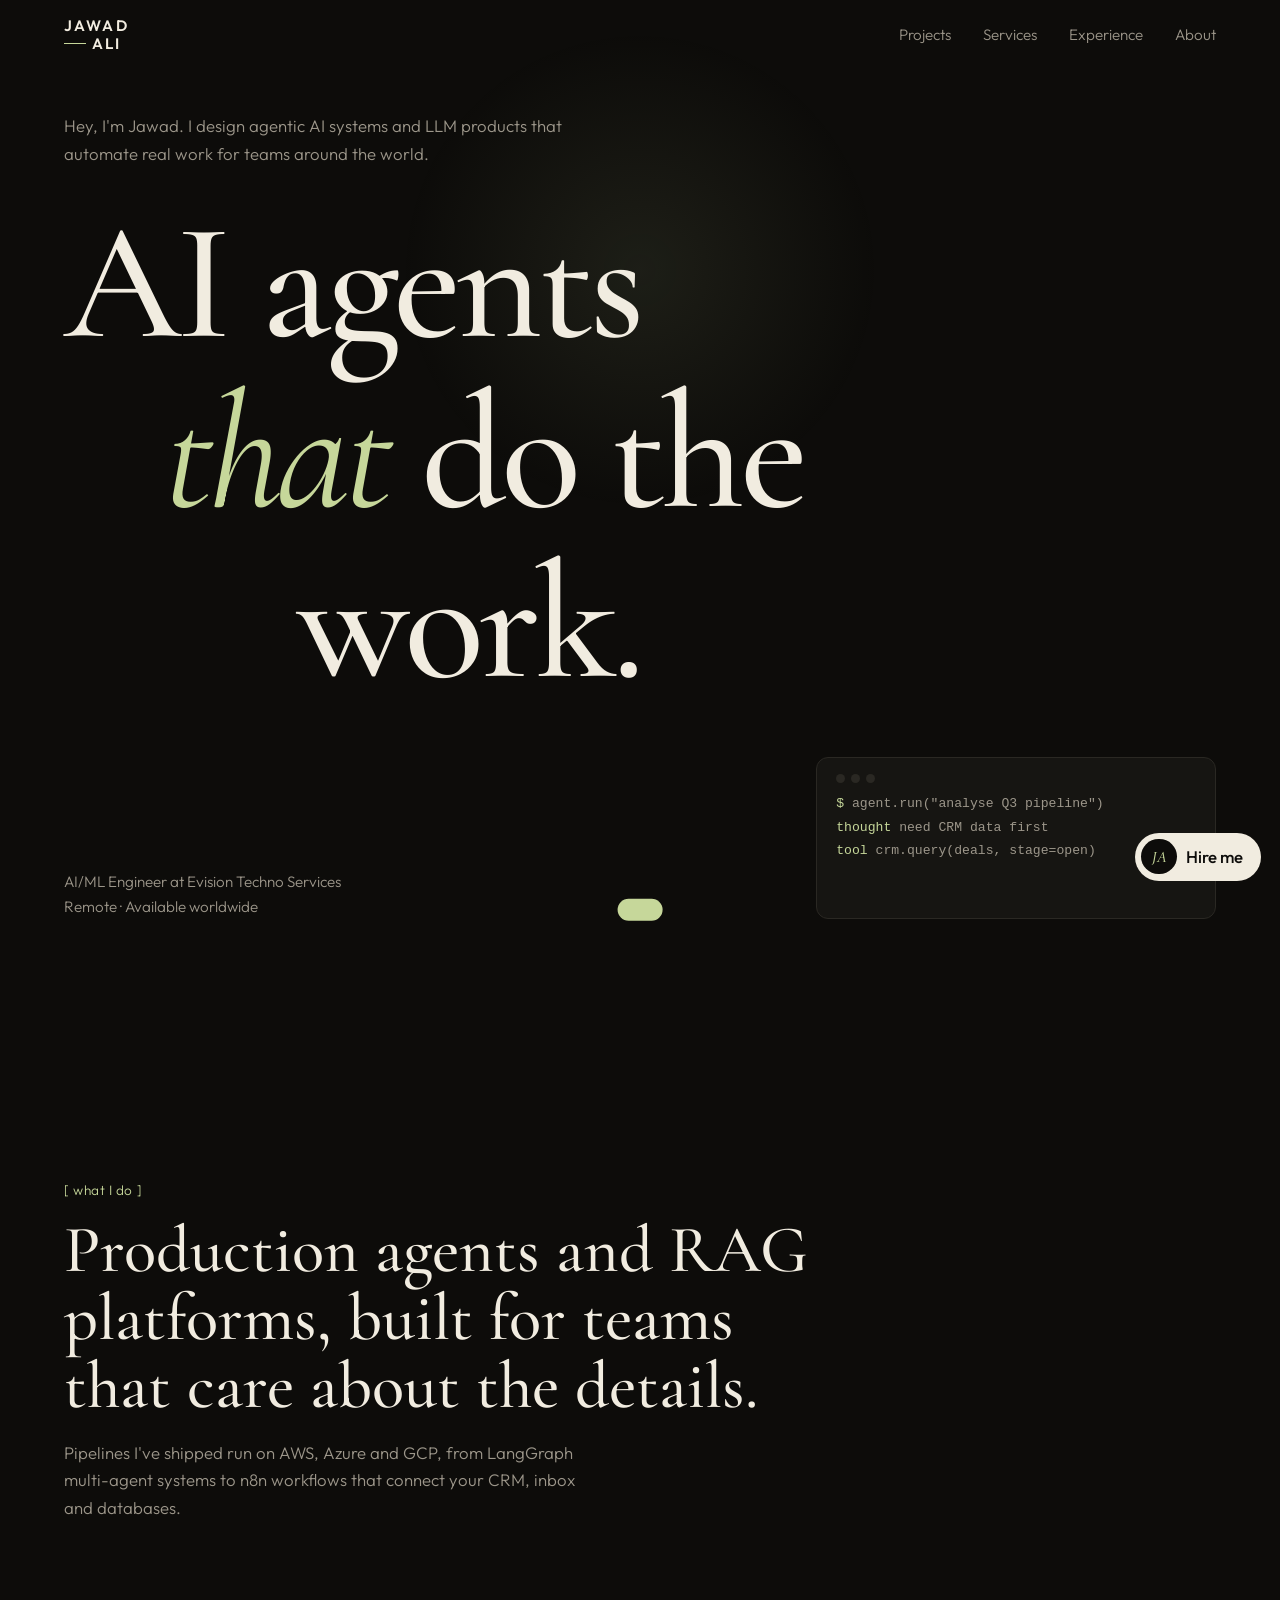
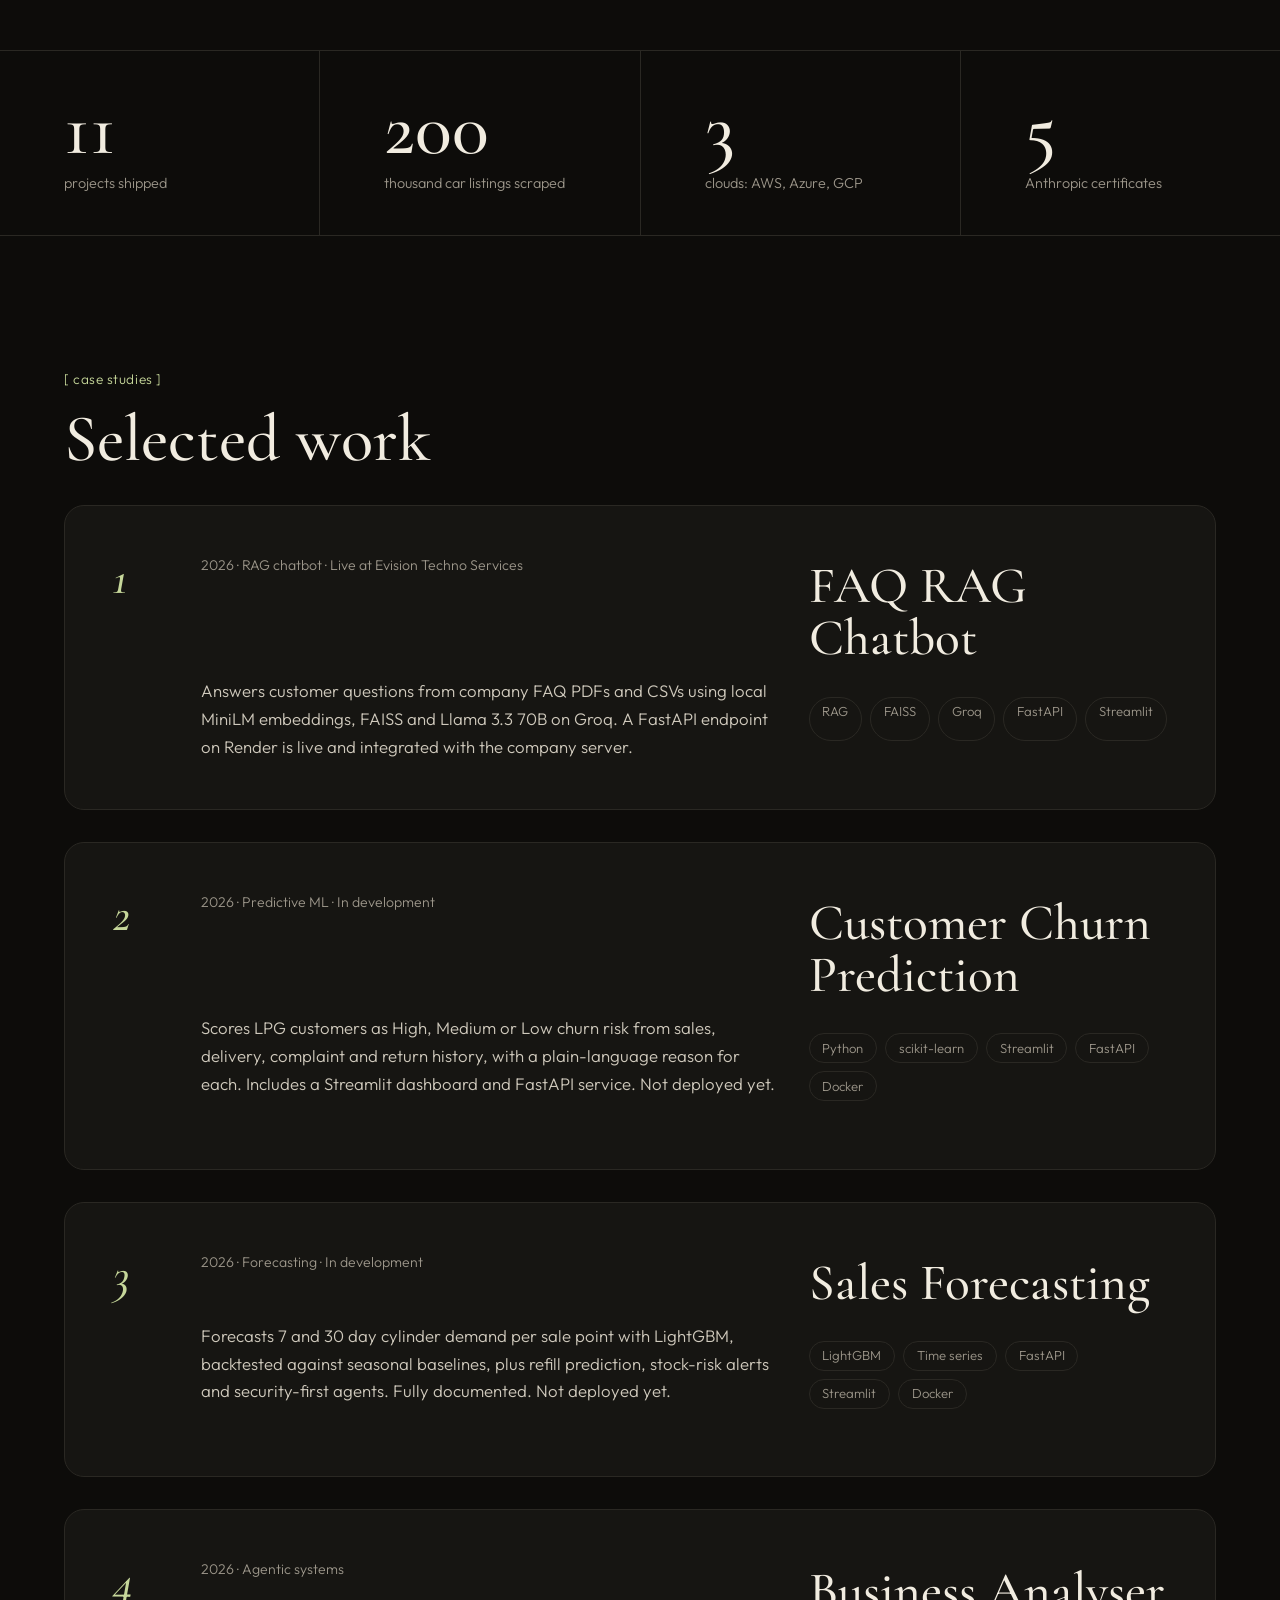
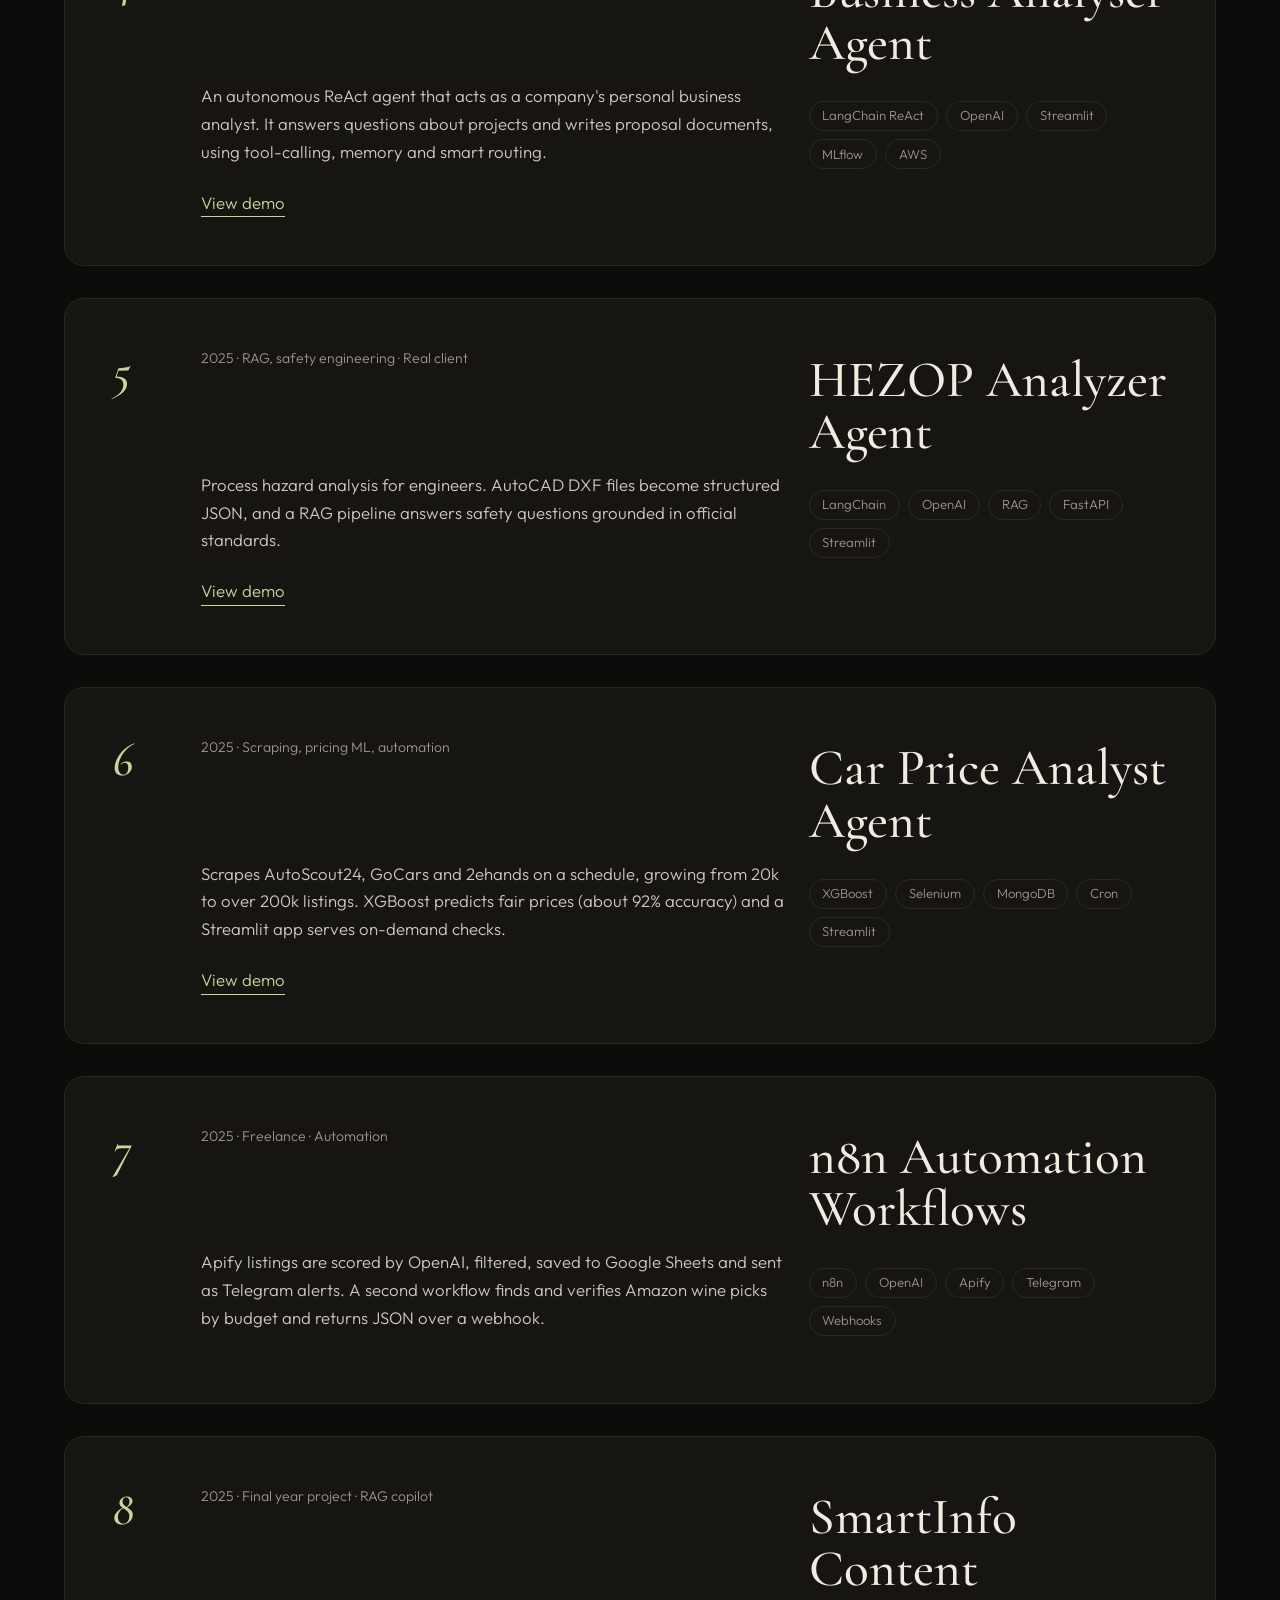
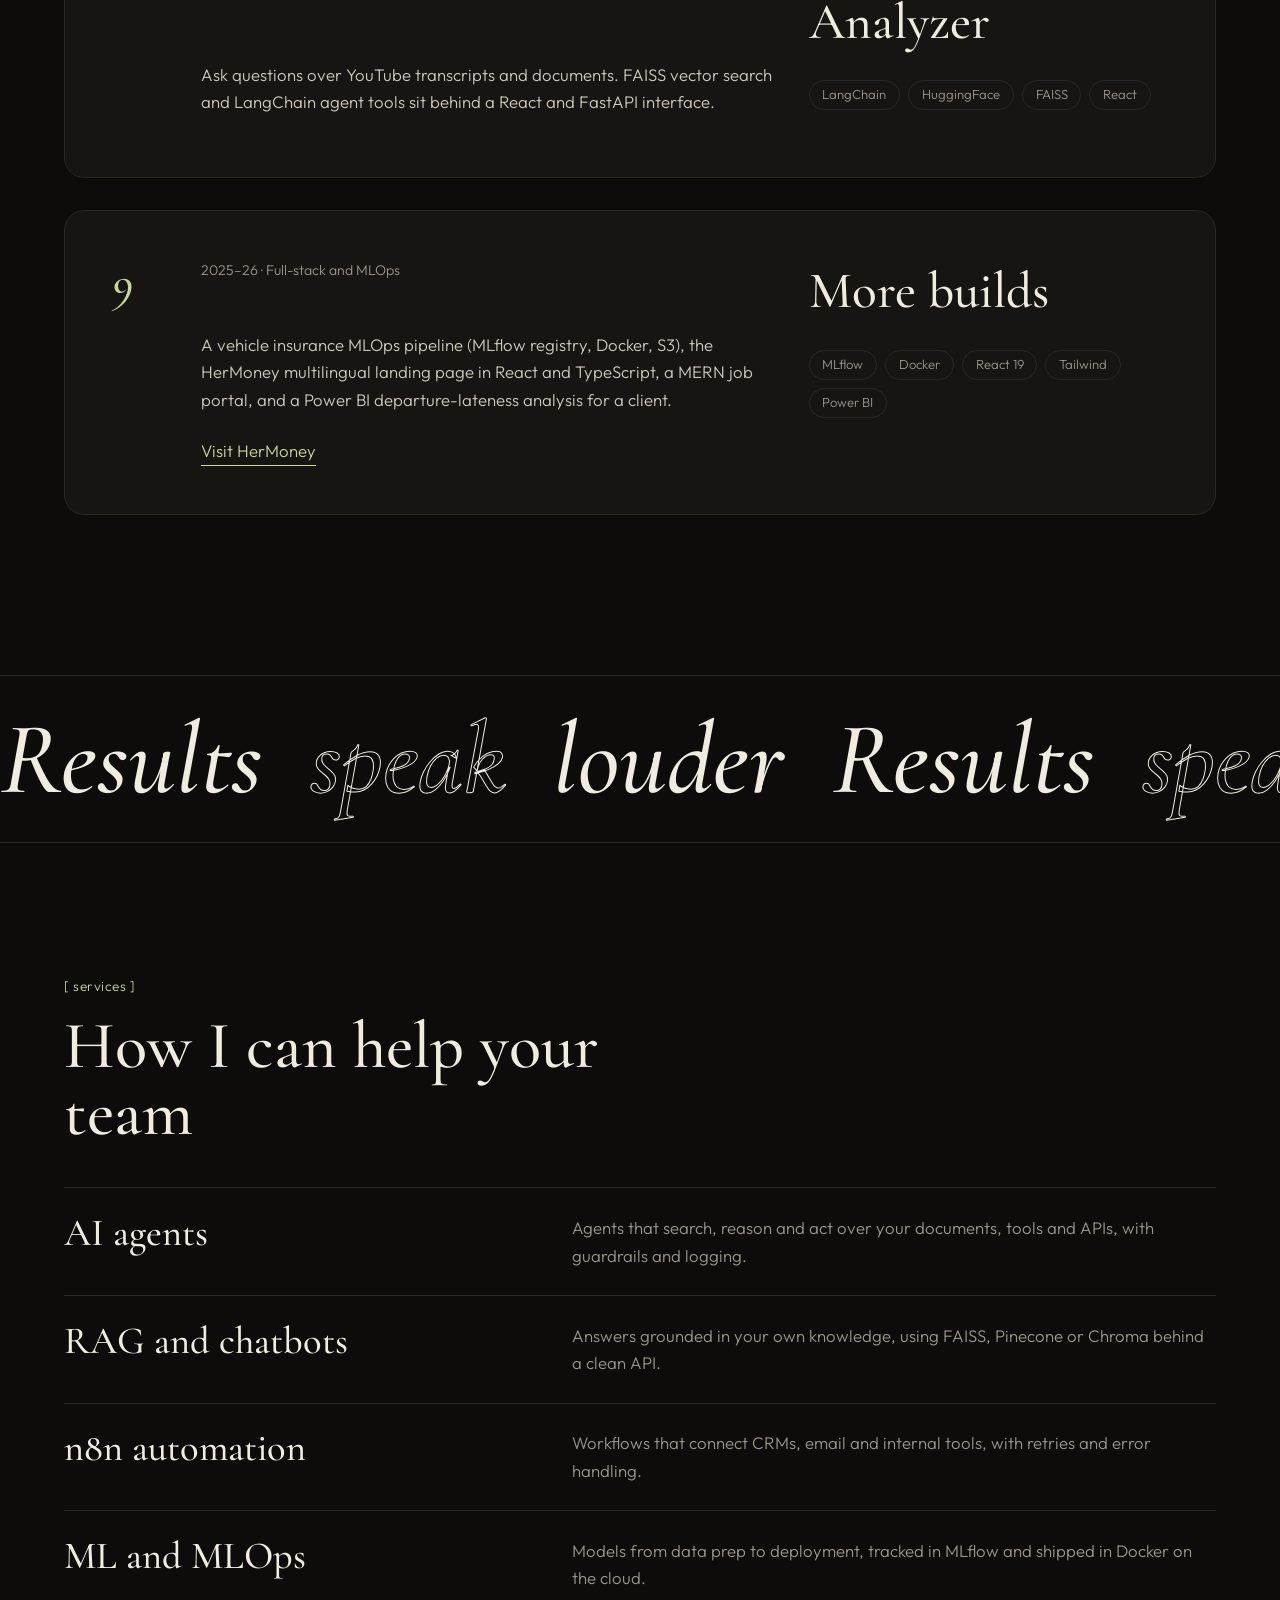
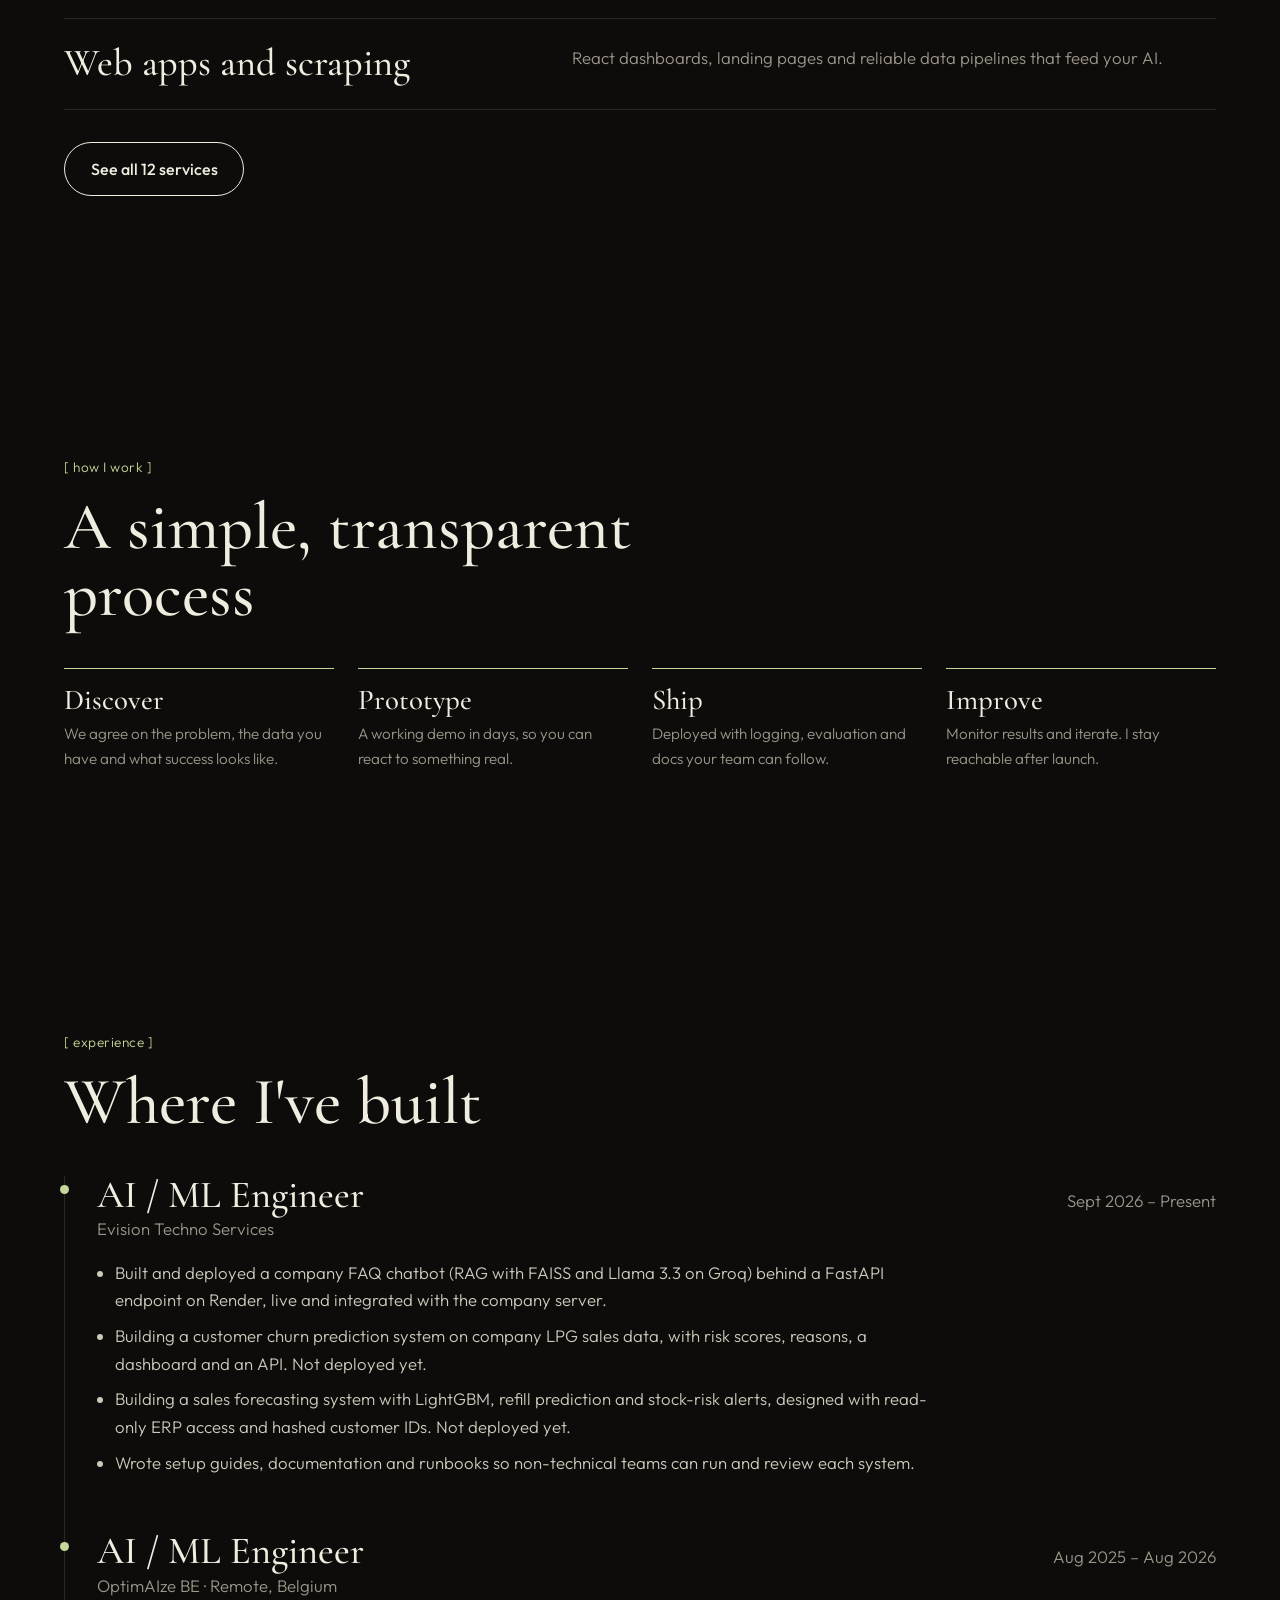
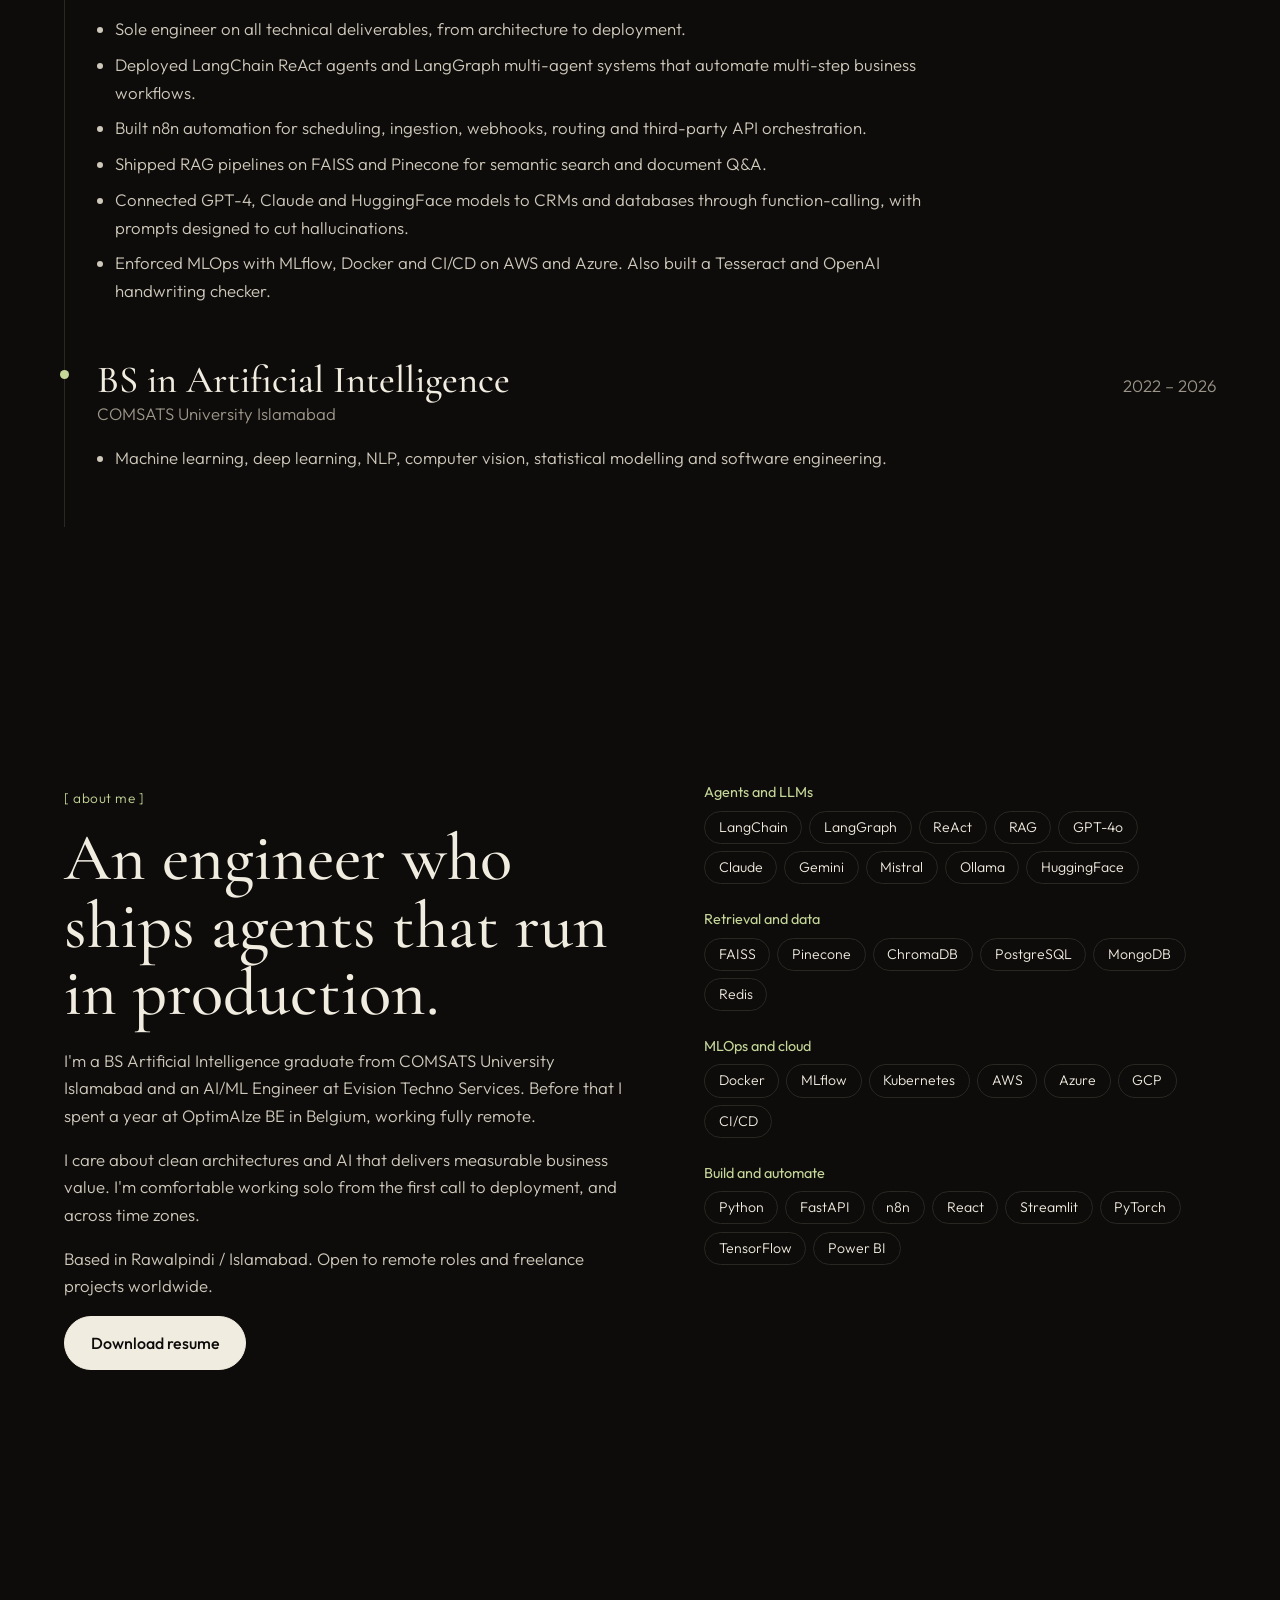
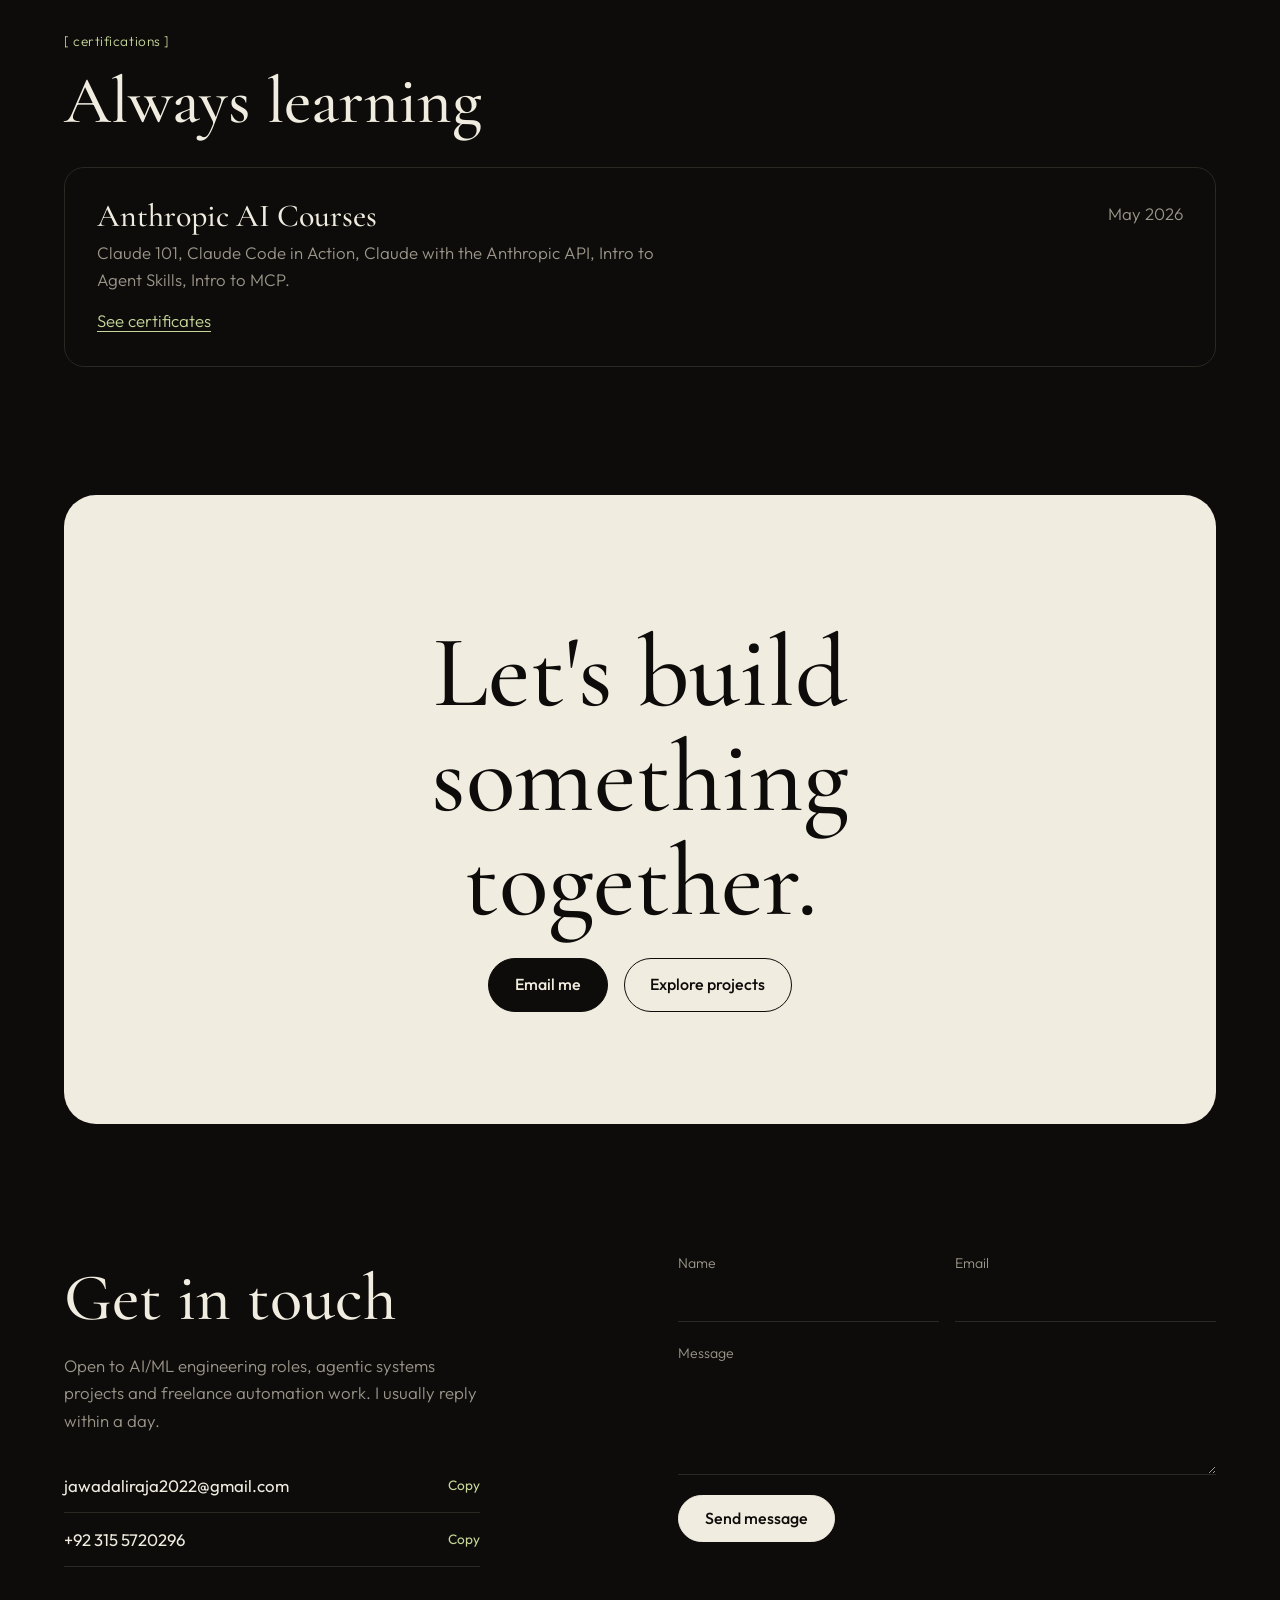
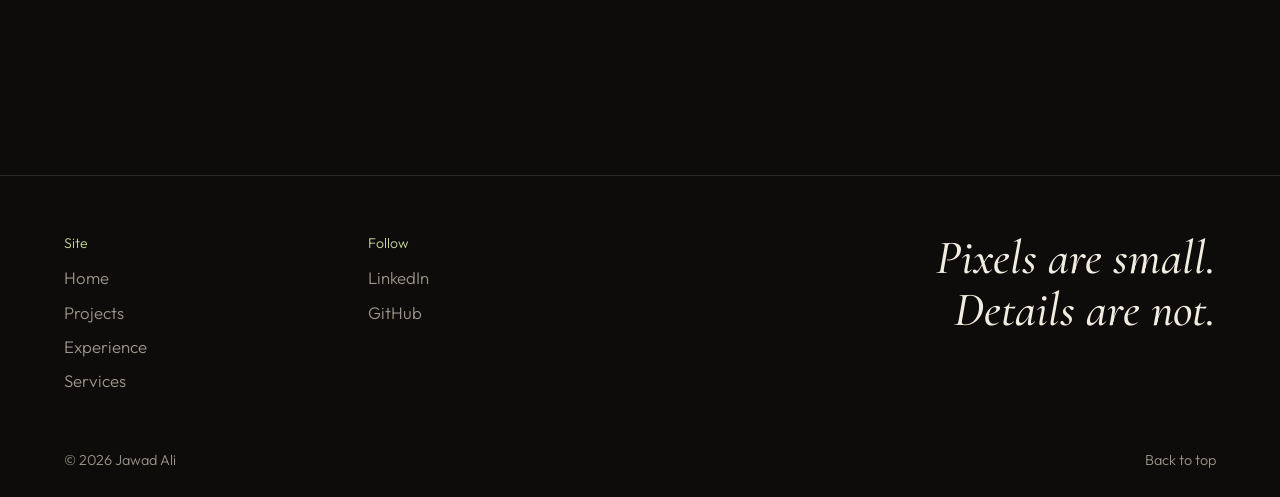
<file: index.html>
<!DOCTYPE html>
<html lang="en">
	<head>
		<meta charset="UTF-8" />
		<meta name="viewport" content="width=device-width, initial-scale=1.0" />
		<meta name="theme-color" content="#0d0c0a" />
		<title>Jawad Ali — AI Engineer (Agents, RAG, Automation)</title>
		<meta name="description" content="Jawad Ali is an AI/ML engineer building production LangChain agents, RAG platforms and n8n automation for teams worldwide. Available for remote roles and freelance work." />
		<meta property="og:title" content="Jawad Ali — AI Engineer" />
		<meta property="og:description" content="Production agents, RAG and automation. Open to remote roles and freelance projects." />
		<link rel="preconnect" href="https://fonts.googleapis.com" />
		<link rel="preconnect" href="https://fonts.gstatic.com" crossorigin="" />
		<link href="https://fonts.googleapis.com/css2?family=Cormorant+Garamond:ital,wght@0,400;0,500;0,600;1,400;1,500&family=Outfit:wght@300;400;500;600&display=swap" rel="stylesheet" />
		<link rel="stylesheet" href="style.css" />
	</head>
	<body>
		<div class="loader" aria-hidden="true">
			<span class="loader-mark">JA</span>
		</div>
		<div class="glow" aria-hidden="true"></div>
		<nav class="navbar">
			<a href="#top" class="nav-logo" aria-label="Jawad Ali home">
				<span>JAWAD</span>
				<span class="nav-logo-row">
					<i></i>ALI
				</span>
			</a>
			<div class="nav-links">
				<a href="#projects">Projects</a>
				<a href="#services">Services</a>
				<a href="#experience">Experience</a>
				<a href="#about">About</a>
			</div>
		</nav>
		<a href="#contact" class="talk-fab">
			<span class="talk-avatar" aria-hidden="true">JA</span>Hire me
		</a>

		<main>
			<section class="hero" id="top">
				<p class="hero-kicker">Hey, I'm Jawad. I design agentic AI systems and LLM products that automate real work for teams around the world.</p>
				<h1 class="hero-title">
					<span class="hero-line" data-speed="-0.2">AI agents</span>
					<span class="hero-line hero-line--split">
						<em data-speed="0.08">that</em>
						<span data-speed="0.2">do the</span>
					</span>
					<span class="hero-line hero-line--indent" data-speed="-0.12">work.</span>
				</h1>
				<div class="hero-bottom">
					<div class="hero-meta">
						<p>AI/ML Engineer at Evision Techno Services</p>
						<p>Remote · Available worldwide</p>
					</div>
					<div class="trace" aria-hidden="true">
						<div class="trace-head">
							<i></i>
							<i></i>
							<i></i>
						</div>
						<div id="trace"></div>
					</div>
				</div>
			</section>

			<section class="what" id="work">
				<span class="bracket-tag">[ what I do ]</span>
				<h2 class="rv">Production agents and RAG platforms, built for teams that care about the details.</h2>
				<p class="what-sub rv">Pipelines I've shipped run on AWS, Azure and GCP, from LangGraph multi-agent systems to n8n workflows that connect your CRM, inbox and databases.</p>
			</section>

			<section class="stats" aria-label="Highlights">
				<div class="stat rv">
					<strong data-n="11">0</strong>
					<span>projects shipped</span>
				</div>
				<div class="stat rv">
					<strong data-n="200">0</strong>
					<span>thousand car listings scraped</span>
				</div>
				<div class="stat rv">
					<strong data-n="3">0</strong>
					<span>clouds: AWS, Azure, GCP</span>
				</div>
				<div class="stat rv">
					<strong data-n="5">0</strong>
					<span>Anthropic certificates</span>
				</div>
			</section>

			<section id="projects">
				<div class="cases-head">
					<span class="bracket-tag">[ case studies ]</span>
					<h2>Selected work</h2>
				</div>
				<article class="case-card">
					<span class="case-num">1</span>
					<p class="case-meta">2026 · RAG chatbot · Live at Evision Techno Services</p>
					<h3>FAQ RAG Chatbot</h3>
					<p class="case-desc">Answers customer questions from company FAQ PDFs and CSVs using local MiniLM embeddings, FAISS and Llama 3.3 70B on Groq. A FastAPI endpoint on Render is live and integrated with the company server.</p>
					<div class="case-tags">
						<span>RAG</span>
						<span>FAISS</span>
						<span>Groq</span>
						<span>FastAPI</span>
						<span>Streamlit</span>
					</div>
				</article>
				<article class="case-card">
					<span class="case-num">2</span>
					<p class="case-meta">2026 · Predictive ML · In development</p>
					<h3>Customer Churn Prediction</h3>
					<p class="case-desc">Scores LPG customers as High, Medium or Low churn risk from sales, delivery, complaint and return history, with a plain-language reason for each. Includes a Streamlit dashboard and FastAPI service. Not deployed yet.</p>
					<div class="case-tags">
						<span>Python</span>
						<span>scikit-learn</span>
						<span>Streamlit</span>
						<span>FastAPI</span>
						<span>Docker</span>
					</div>
				</article>
				<article class="case-card">
					<span class="case-num">3</span>
					<p class="case-meta">2026 · Forecasting · In development</p>
					<h3>Sales Forecasting</h3>
					<p class="case-desc">Forecasts 7 and 30 day cylinder demand per sale point with LightGBM, backtested against seasonal baselines, plus refill prediction, stock-risk alerts and security-first agents. Fully documented. Not deployed yet.</p>
					<div class="case-tags">
						<span>LightGBM</span>
						<span>Time series</span>
						<span>FastAPI</span>
						<span>Streamlit</span>
						<span>Docker</span>
					</div>
				</article>
				<article class="case-card">
					<span class="case-num">4</span>
					<p class="case-meta">2026 · Agentic systems</p>
					<h3>Business Analyser Agent</h3>
					<p class="case-desc">An autonomous ReAct agent that acts as a company's personal business analyst. It answers questions about projects and writes proposal documents, using tool-calling, memory and smart routing.</p>
					<div class="case-tags">
						<span>LangChain ReAct</span>
						<span>OpenAI</span>
						<span>Streamlit</span>
						<span>MLflow</span>
						<span>AWS</span>
					</div>
					<a href="https://www.linkedin.com/feed/update/urn:li:activity:7454801718699229184" class="case-link" target="_blank" rel="noopener noreferrer">View demo</a>
				</article>
				<article class="case-card">
					<span class="case-num">5</span>
					<p class="case-meta">2025 · RAG, safety engineering · Real client</p>
					<h3>HEZOP Analyzer Agent</h3>
					<p class="case-desc">Process hazard analysis for engineers. AutoCAD DXF files become structured JSON, and a RAG pipeline answers safety questions grounded in official standards.</p>
					<div class="case-tags">
						<span>LangChain</span>
						<span>OpenAI</span>
						<span>RAG</span>
						<span>FastAPI</span>
						<span>Streamlit</span>
					</div>
					<a href="https://www.linkedin.com/feed/update/urn:li:activity:7445138185623437312" class="case-link" target="_blank" rel="noopener noreferrer">View demo</a>
				</article>
				<article class="case-card">
					<span class="case-num">6</span>
					<p class="case-meta">2025 · Scraping, pricing ML, automation</p>
					<h3>Car Price Analyst Agent</h3>
					<p class="case-desc">Scrapes AutoScout24, GoCars and 2ehands on a schedule, growing from 20k to over 200k listings. XGBoost predicts fair prices (about 92% accuracy) and a Streamlit app serves on-demand checks.</p>
					<div class="case-tags">
						<span>XGBoost</span>
						<span>Selenium</span>
						<span>MongoDB</span>
						<span>Cron</span>
						<span>Streamlit</span>
					</div>
					<a href="https://www.linkedin.com/feed/update/urn:li:activity:7447970369195655170" class="case-link" target="_blank" rel="noopener noreferrer">View demo</a>
				</article>
				<article class="case-card">
					<span class="case-num">7</span>
					<p class="case-meta">2025 · Freelance · Automation</p>
					<h3>n8n Automation Workflows</h3>
					<p class="case-desc">Apify listings are scored by OpenAI, filtered, saved to Google Sheets and sent as Telegram alerts. A second workflow finds and verifies Amazon wine picks by budget and returns JSON over a webhook.</p>
					<div class="case-tags">
						<span>n8n</span>
						<span>OpenAI</span>
						<span>Apify</span>
						<span>Telegram</span>
						<span>Webhooks</span>
					</div>
				</article>
				<article class="case-card">
					<span class="case-num">8</span>
					<p class="case-meta">2025 · Final year project · RAG copilot</p>
					<h3>SmartInfo Content Analyzer</h3>
					<p class="case-desc">Ask questions over YouTube transcripts and documents. FAISS vector search and LangChain agent tools sit behind a React and FastAPI interface.</p>
					<div class="case-tags">
						<span>LangChain</span>
						<span>HuggingFace</span>
						<span>FAISS</span>
						<span>React</span>
					</div>
				</article>
				<article class="case-card">
					<span class="case-num">9</span>
					<p class="case-meta">2025–26 · Full-stack and MLOps</p>
					<h3>More builds</h3>
					<p class="case-desc">A vehicle insurance MLOps pipeline (MLflow registry, Docker, S3), the HerMoney multilingual landing page in React and TypeScript, a MERN job portal, and a Power BI departure-lateness analysis for a client.</p>
					<div class="case-tags">
						<span>MLflow</span>
						<span>Docker</span>
						<span>React 19</span>
						<span>Tailwind</span>
						<span>Power BI</span>
					</div>
					<a href="https://her-money-ui-six.vercel.app" class="case-link" target="_blank" rel="noopener noreferrer">Visit HerMoney</a>
				</article>
			</section>

			<section class="ticker" aria-hidden="true">
				<div class="ticker-track">
					<span>Results</span>
					<span>speak</span>
					<span>louder</span>
					<span>Results</span>
					<span>speak</span>
					<span>louder</span>
					<span>Results</span>
					<span>speak</span>
					<span>louder</span>
					<span>Results</span>
					<span>speak</span>
					<span>louder</span>
				</div>
			</section>

			<section id="services">
				<span class="bracket-tag">[ services ]</span>
				<h2 class="rv">How I can help your team</h2>
				<div class="svc-list">
					<div class="svc rv">
						<h3>AI agents</h3>
						<p>Agents that search, reason and act over your documents, tools and APIs, with guardrails and logging.</p>
					</div>
					<div class="svc rv">
						<h3>RAG and chatbots</h3>
						<p>Answers grounded in your own knowledge, using FAISS, Pinecone or Chroma behind a clean API.</p>
					</div>
					<div class="svc rv">
						<h3>n8n automation</h3>
						<p>Workflows that connect CRMs, email and internal tools, with retries and error handling.</p>
					</div>
					<div class="svc rv">
						<h3>ML and MLOps</h3>
						<p>Models from data prep to deployment, tracked in MLflow and shipped in Docker on the cloud.</p>
					</div>
					<div class="svc rv">
						<h3>Web apps and scraping</h3>
						<p>React dashboards, landing pages and reliable data pipelines that feed your AI.</p>
					</div>
				</div>
				<a href="services.html" class="btn-ghost more">See all 12 services</a>
			</section>

			<section id="process">
				<span class="bracket-tag">[ how I work ]</span>
				<h2 class="rv">A simple, transparent process</h2>
				<div class="steps">
					<div class="step rv">
						<h3>Discover</h3>
						<p>We agree on the problem, the data you have and what success looks like.</p>
					</div>
					<div class="step rv">
						<h3>Prototype</h3>
						<p>A working demo in days, so you can react to something real.</p>
					</div>
					<div class="step rv">
						<h3>Ship</h3>
						<p>Deployed with logging, evaluation and docs your team can follow.</p>
					</div>
					<div class="step rv">
						<h3>Improve</h3>
						<p>Monitor results and iterate. I stay reachable after launch.</p>
					</div>
				</div>
			</section>

			<section id="experience">
				<span class="bracket-tag">[ experience ]</span>
				<h2 class="rv">Where I've built</h2>
				<div class="timeline">
					<article class="exp-item rv">
						<div class="exp-header">
							<h3>AI / ML Engineer</h3>
							<span>Sept 2026 – Present</span>
						</div>
						<p class="exp-company">Evision Techno Services</p>
						<ul class="exp-bullets">
							<li>Built and deployed a company FAQ chatbot (RAG with FAISS and Llama 3.3 on Groq) behind a FastAPI endpoint on Render, live and integrated with the company server.</li>
							<li>Building a customer churn prediction system on company LPG sales data, with risk scores, reasons, a dashboard and an API. Not deployed yet.</li>
							<li>Building a sales forecasting system with LightGBM, refill prediction and stock-risk alerts, designed with read-only ERP access and hashed customer IDs. Not deployed yet.</li>
							<li>Wrote setup guides, documentation and runbooks so non-technical teams can run and review each system.</li>
						</ul>
					</article>
					<article class="exp-item rv">
						<div class="exp-header">
							<h3>AI / ML Engineer</h3>
							<span>Aug 2025 – Aug 2026</span>
						</div>
						<p class="exp-company">OptimAIze BE · Remote, Belgium</p>
						<ul class="exp-bullets">
							<li>Sole engineer on all technical deliverables, from architecture to deployment.</li>
							<li>Deployed LangChain ReAct agents and LangGraph multi-agent systems that automate multi-step business workflows.</li>
							<li>Built n8n automation for scheduling, ingestion, webhooks, routing and third-party API orchestration.</li>
							<li>Shipped RAG pipelines on FAISS and Pinecone for semantic search and document Q&amp;A.</li>
							<li>Connected GPT-4, Claude and HuggingFace models to CRMs and databases through function-calling, with prompts designed to cut hallucinations.</li>
							<li>Enforced MLOps with MLflow, Docker and CI/CD on AWS and Azure. Also built a Tesseract and OpenAI handwriting checker.</li>
						</ul>
					</article>
					<article class="exp-item rv">
						<div class="exp-header">
							<h3>BS in Artificial Intelligence</h3>
							<span>2022 – 2026</span>
						</div>
						<p class="exp-company">COMSATS University Islamabad</p>
						<ul class="exp-bullets">
							<li>Machine learning, deep learning, NLP, computer vision, statistical modelling and software engineering.</li>
						</ul>
					</article>
				</div>
			</section>

			<section id="about" class="about">
				<div class="about-copy">
					<span class="bracket-tag">[ about me ]</span>
					<h2 class="rv">An engineer who ships agents that run in production.</h2>
					<p class="rv">I'm a BS Artificial Intelligence graduate from COMSATS University Islamabad and an AI/ML Engineer at Evision Techno Services. Before that I spent a year at OptimAIze BE in Belgium, working fully remote.</p>
					<p class="rv">I care about clean architectures and AI that delivers measurable business value. I'm comfortable working solo from the first call to deployment, and across time zones.</p>
					<p class="rv">Based in Rawalpindi / Islamabad. Open to remote roles and freelance projects worldwide.</p>
					<a href="assets/Jawad_CV.pdf" class="btn-cream" download="">Download resume</a>
				</div>
				<div class="rv">
					<div class="skill-group">
						<h4>Agents and LLMs</h4>
						<div class="chips">
							<span>LangChain</span>
							<span>LangGraph</span>
							<span>ReAct</span>
							<span>RAG</span>
							<span>GPT-4o</span>
							<span>Claude</span>
							<span>Gemini</span>
							<span>Mistral</span>
							<span>Ollama</span>
							<span>HuggingFace</span>
						</div>
					</div>
					<div class="skill-group">
						<h4>Retrieval and data</h4>
						<div class="chips">
							<span>FAISS</span>
							<span>Pinecone</span>
							<span>ChromaDB</span>
							<span>PostgreSQL</span>
							<span>MongoDB</span>
							<span>Redis</span>
						</div>
					</div>
					<div class="skill-group">
						<h4>MLOps and cloud</h4>
						<div class="chips">
							<span>Docker</span>
							<span>MLflow</span>
							<span>Kubernetes</span>
							<span>AWS</span>
							<span>Azure</span>
							<span>GCP</span>
							<span>CI/CD</span>
						</div>
					</div>
					<div class="skill-group">
						<h4>Build and automate</h4>
						<div class="chips">
							<span>Python</span>
							<span>FastAPI</span>
							<span>n8n</span>
							<span>React</span>
							<span>Streamlit</span>
							<span>PyTorch</span>
							<span>TensorFlow</span>
							<span>Power BI</span>
						</div>
					</div>
				</div>
			</section>

			<section id="certifications">
				<span class="bracket-tag">[ certifications ]</span>
				<h2 class="rv">Always learning</h2>
				<a href="https://drive.google.com/drive/folders/17HM3awnDXd3T_em7kijMaKWCw80DY4jO?usp=drive_link" class="cert-card rv" target="_blank" rel="noopener noreferrer">
					<div>
						<h3>Anthropic AI Courses</h3>
						<p>Claude 101, Claude Code in Action, Claude with the Anthropic API, Intro to Agent Skills, Intro to MCP.</p>
						<span class="case-link">See certificates</span>
					</div>
					<span class="cert-date">May 2026</span>
				</a>
			</section>

			<div class="cta-band">
				<h2 class="rv">Let's build something together.</h2>
				<div class="cta-row">
					<a href="mailto:jawadaliraja2022@gmail.com" class="btn-cream">Email me</a>
					<a href="#projects" class="btn-ghost">Explore projects</a>
				</div>
			</div>

			<section id="contact" class="contact">
				<div class="contact-copy">
					<h2>Get in touch</h2>
					<p>Open to AI/ML engineering roles, agentic systems projects and freelance automation work. I usually reply within a day.</p>
					<button type="button" class="copy-line" data-copy="jawadaliraja2022@gmail.com">
						jawadaliraja2022@gmail.com<span class="copy-hint">Copy</span>
					</button>
					<button type="button" class="copy-line" data-copy="+923155720296">
						+92 315 5720296<span class="copy-hint">Copy</span>
					</button>
				</div>
				<form id="contact-form">
					<div class="form-row">
						<div class="form-group">
							<label for="name">Name</label>
							<input id="name" name="name" type="text" required="" autocomplete="name" />
						</div>
						<div class="form-group">
							<label for="email">Email</label>
							<input id="email" name="email" type="email" required="" autocomplete="email" />
						</div>
					</div>
					<div class="form-group">
						<label for="message">Message</label>
						<textarea id="message" name="message" rows="4" required=""></textarea>
					</div>
					<button type="submit" class="btn-cream">Send message</button>
				</form>
			</section>
		</main>

		<footer class="footer">
			<div class="footer-grid">
				<div>
					<p class="footer-label">Site</p>
					<a href="#top">Home</a>
					<a href="#projects">Projects</a>
					<a href="#experience">Experience</a>
					<a href="services.html">Services</a>
				</div>
				<div>
					<p class="footer-label">Follow</p>
					<a href="https://linkedin.com/in/jawad-ali-142645286" target="_blank" rel="noopener">LinkedIn</a>
					<a href="https://github.com/jawadalir" target="_blank" rel="noopener">GitHub</a>
				</div>
				<p class="footer-mark">
					Pixels are small.<br />Details are not.
				</p>
			</div>
			<div class="footer-bar">
				<p>
					© <span id="year"></span> Jawad Ali
				</p>
				<a href="#top">Back to top</a>
			</div>
		</footer>
		<div class="toast" id="toast" role="status" aria-live="polite"></div>
		<script src="script.js"></script>
	</body>
</html>
</file>
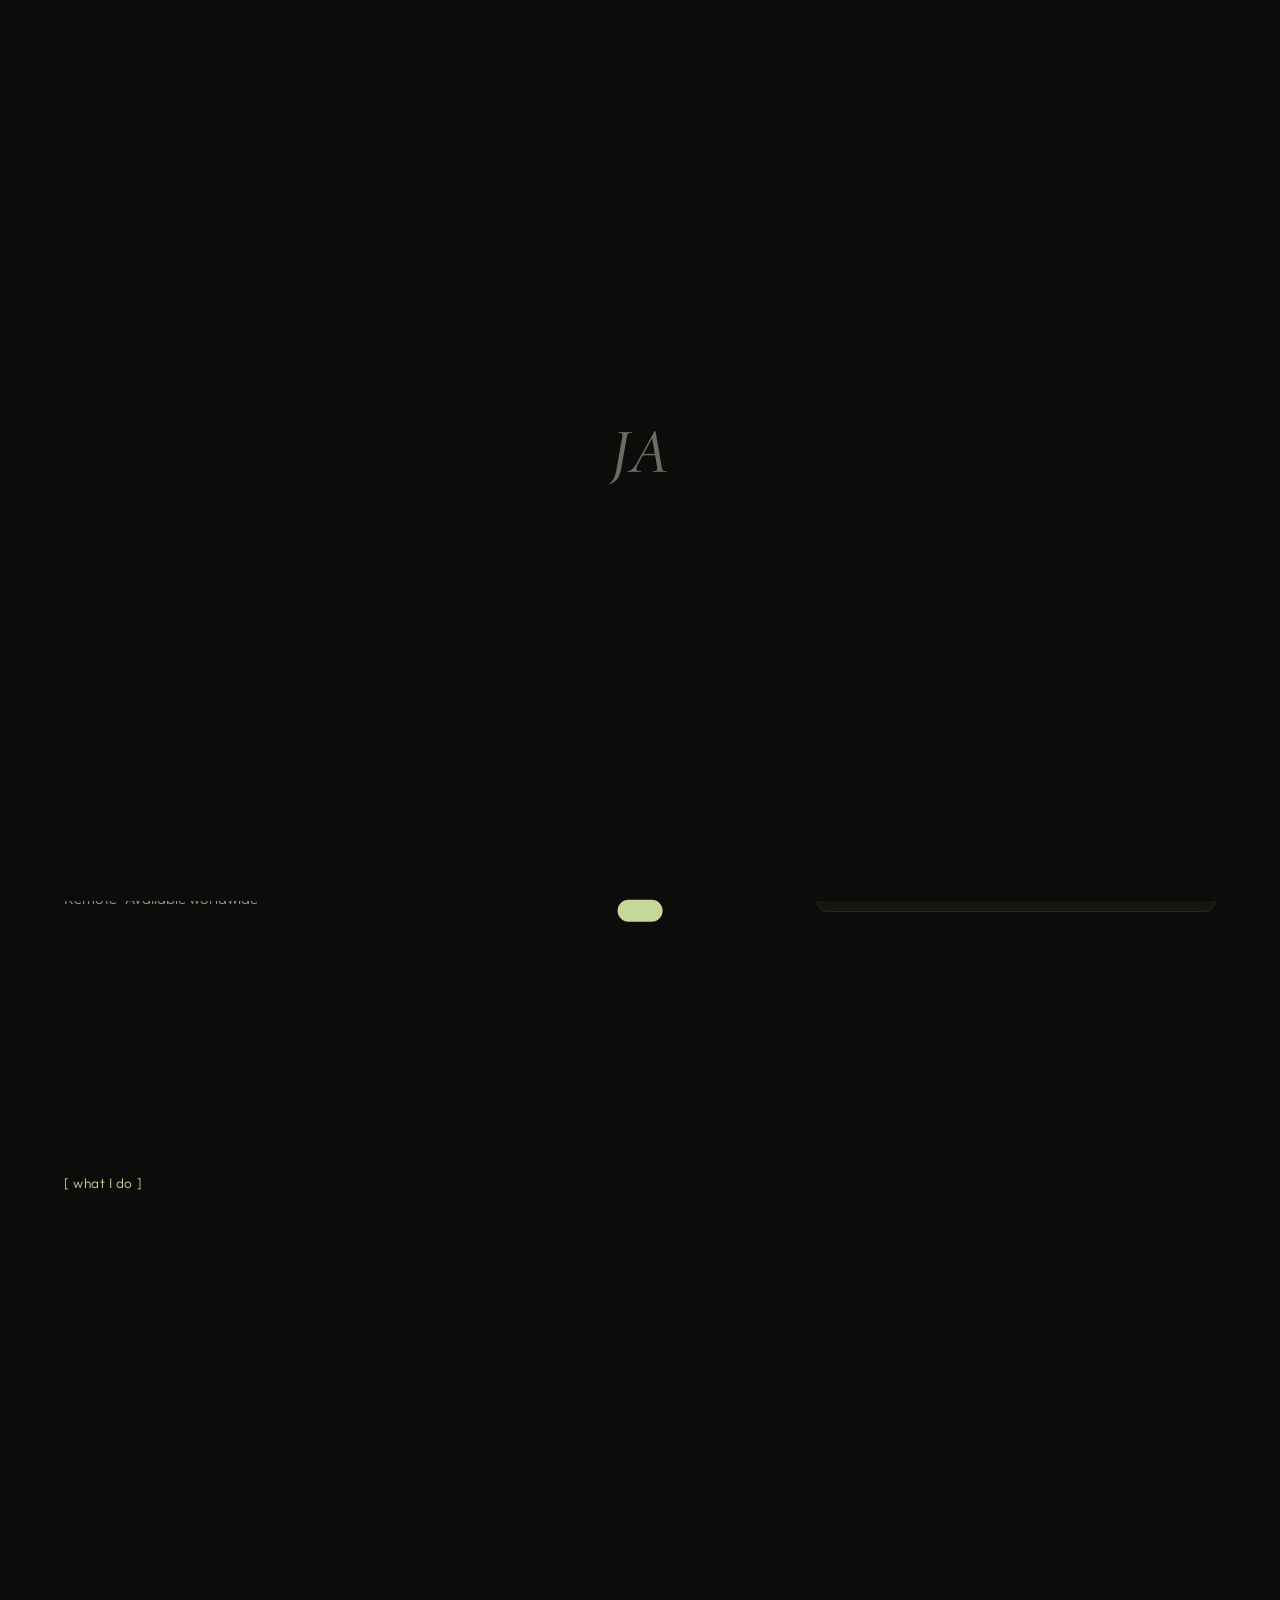
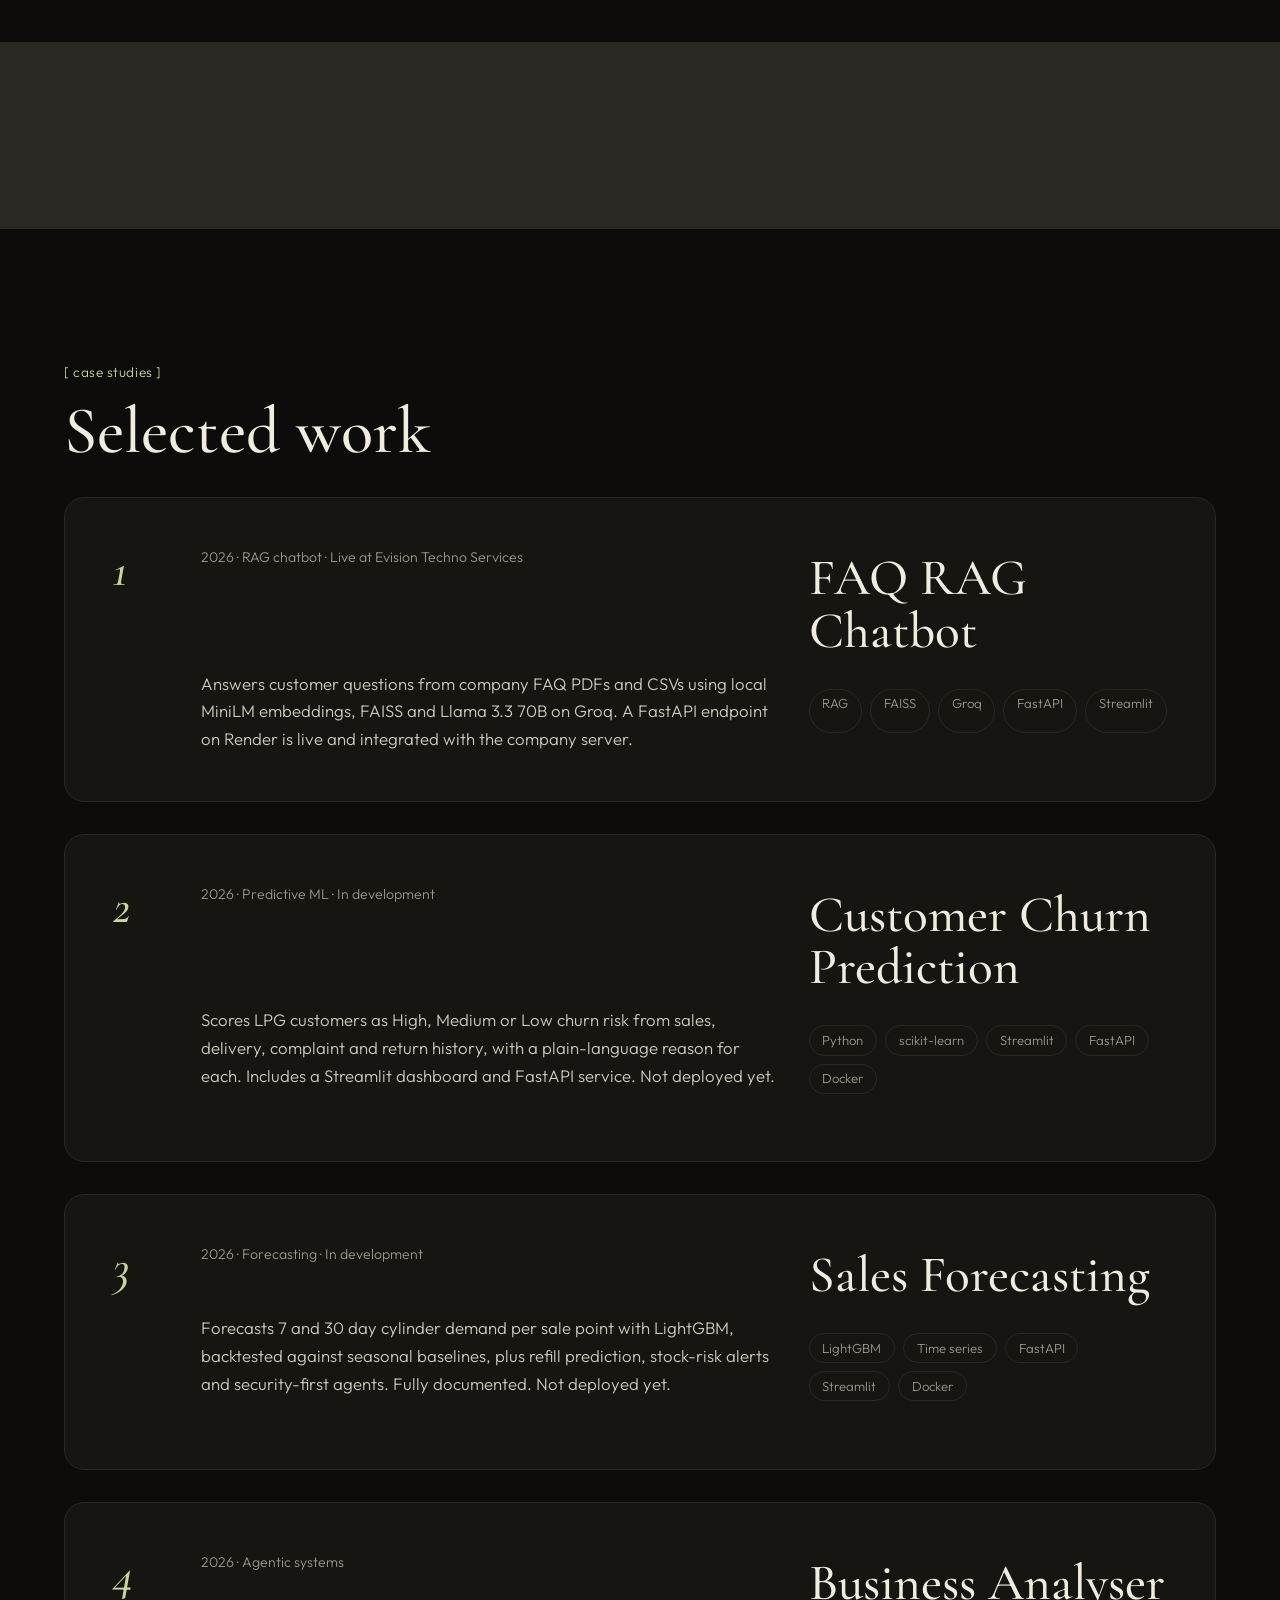
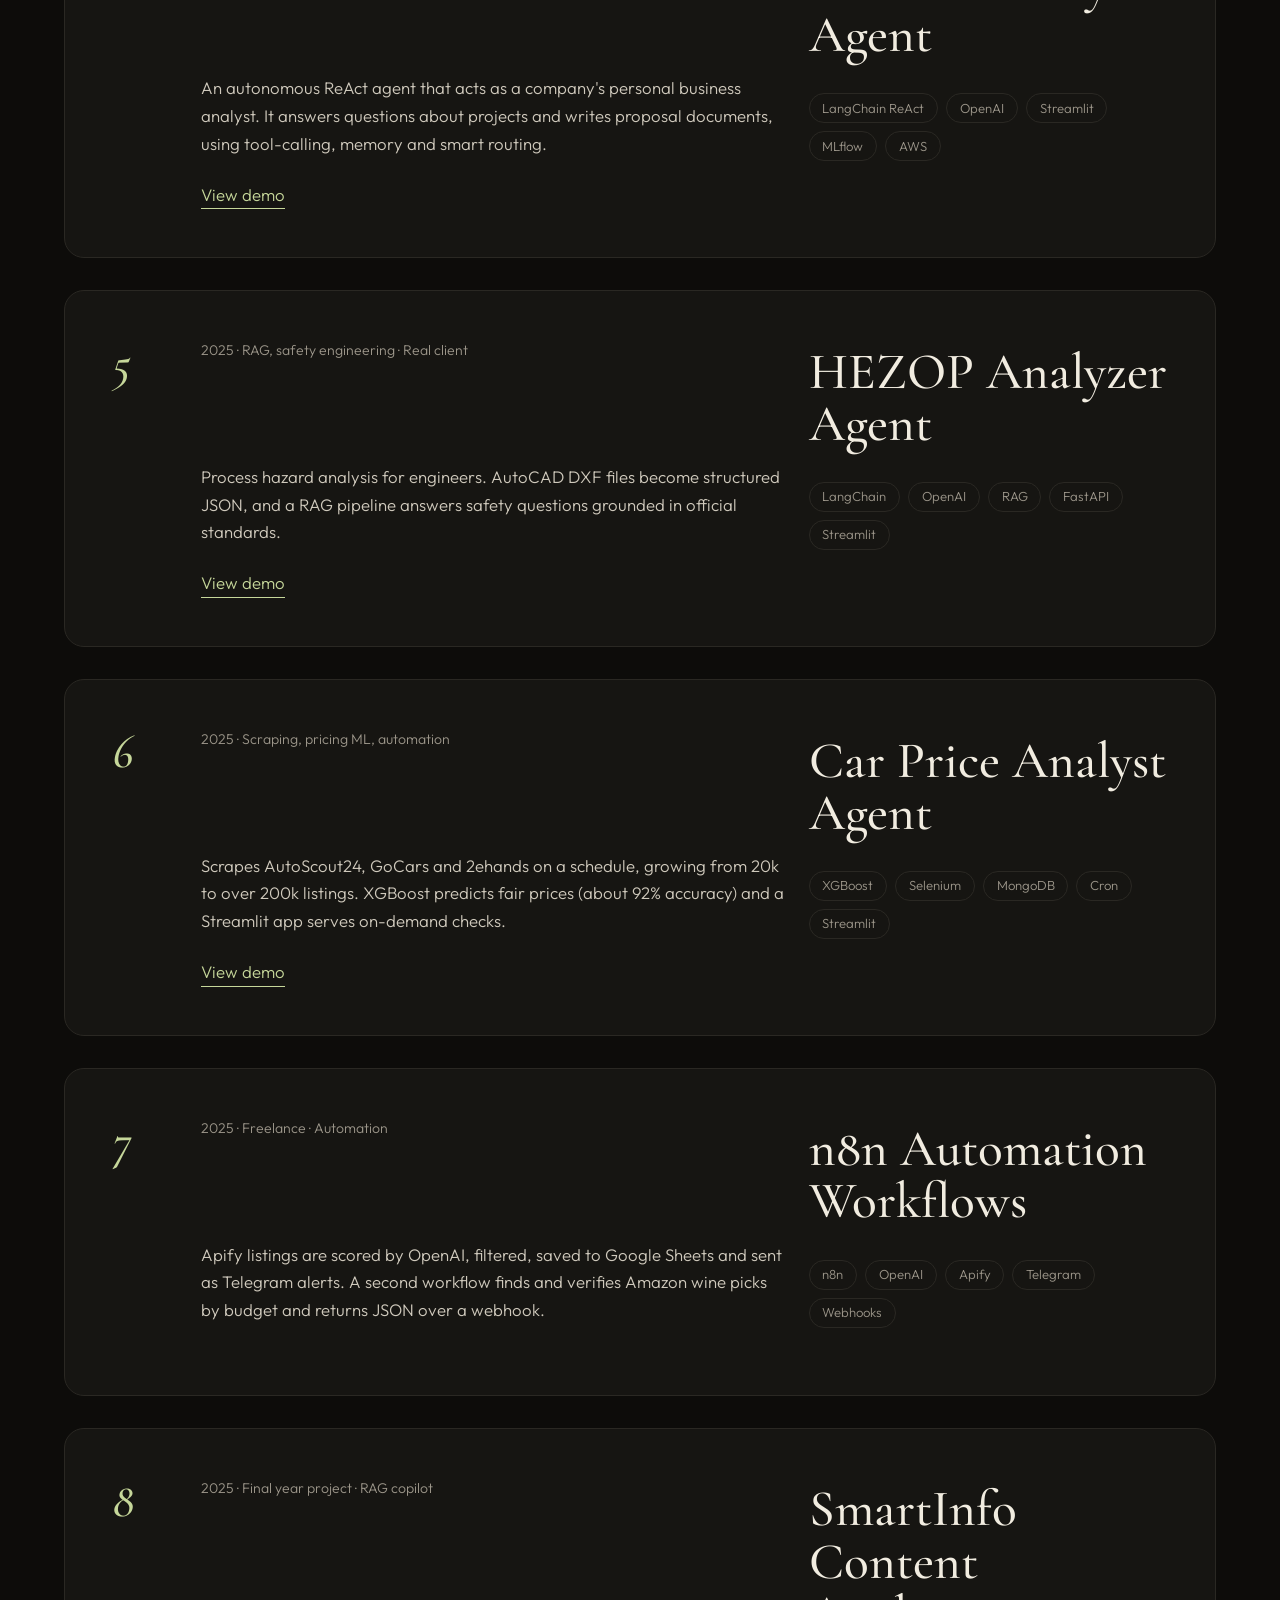
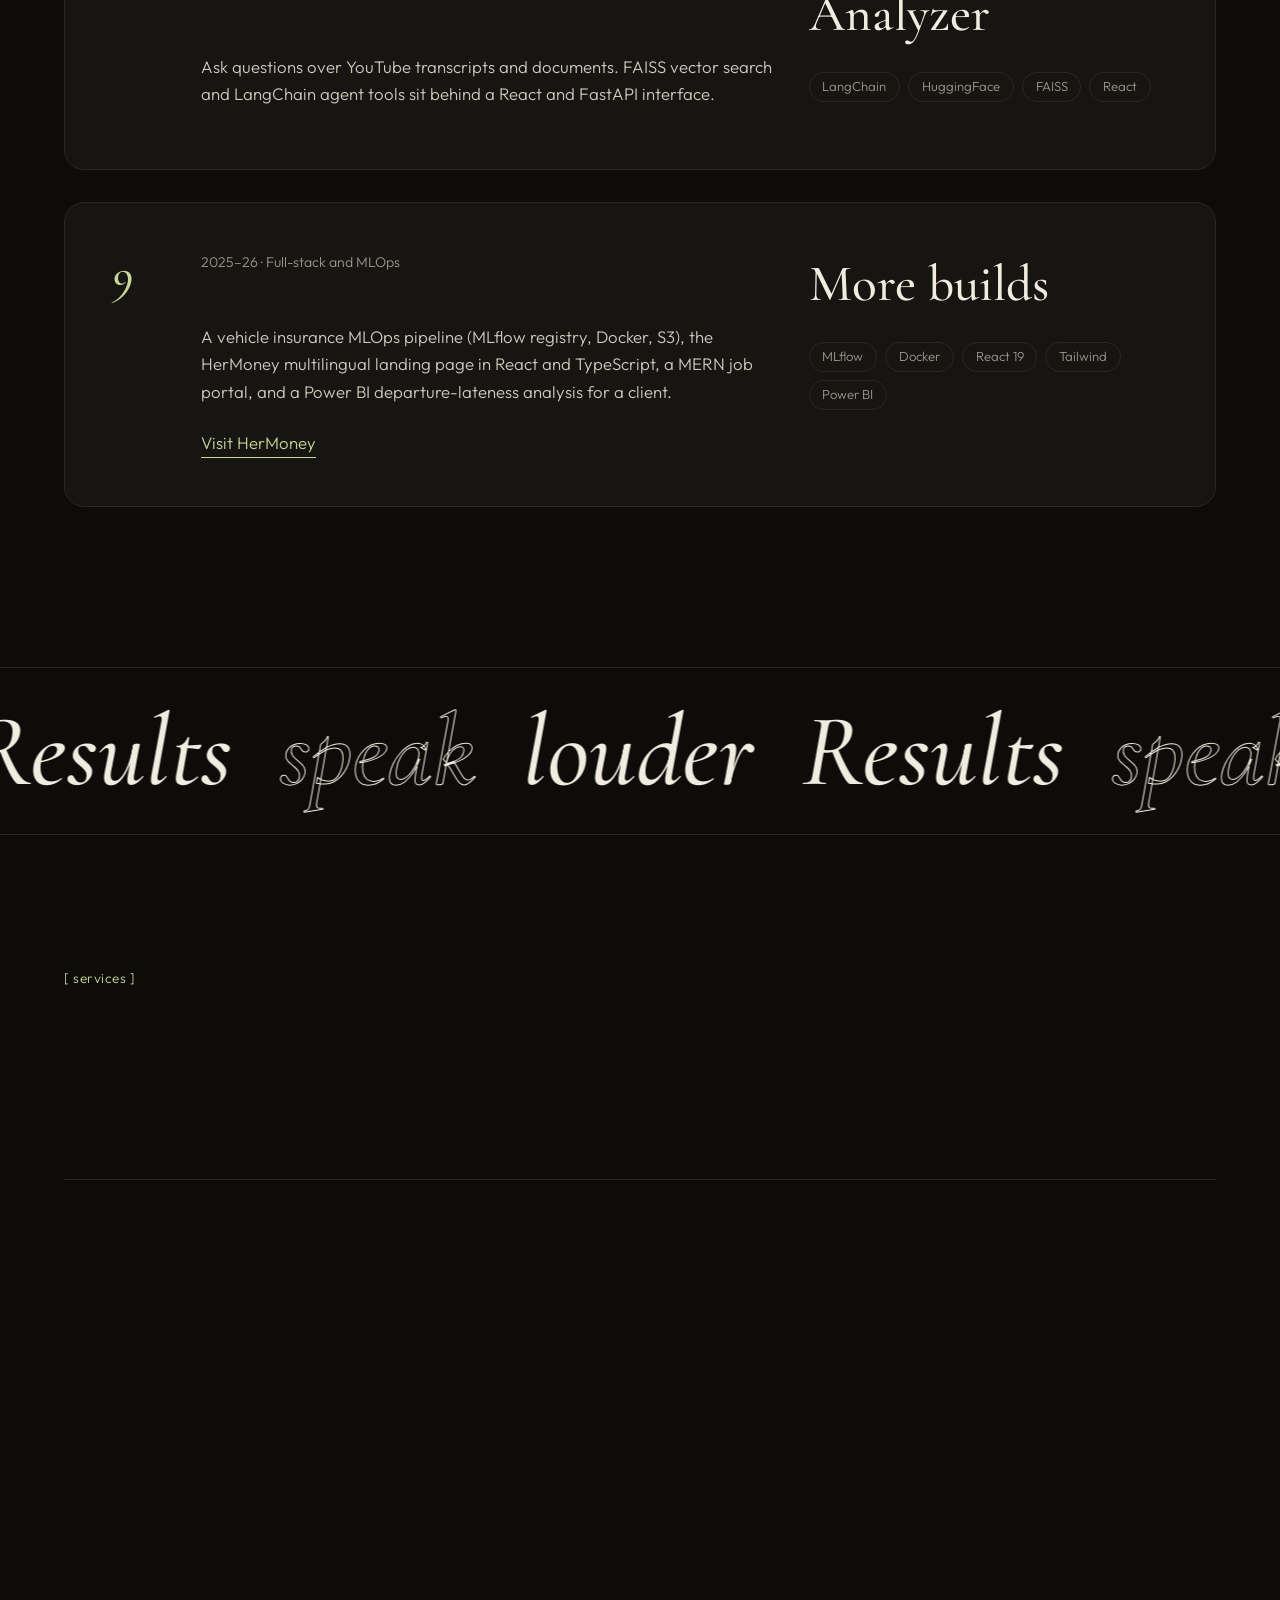
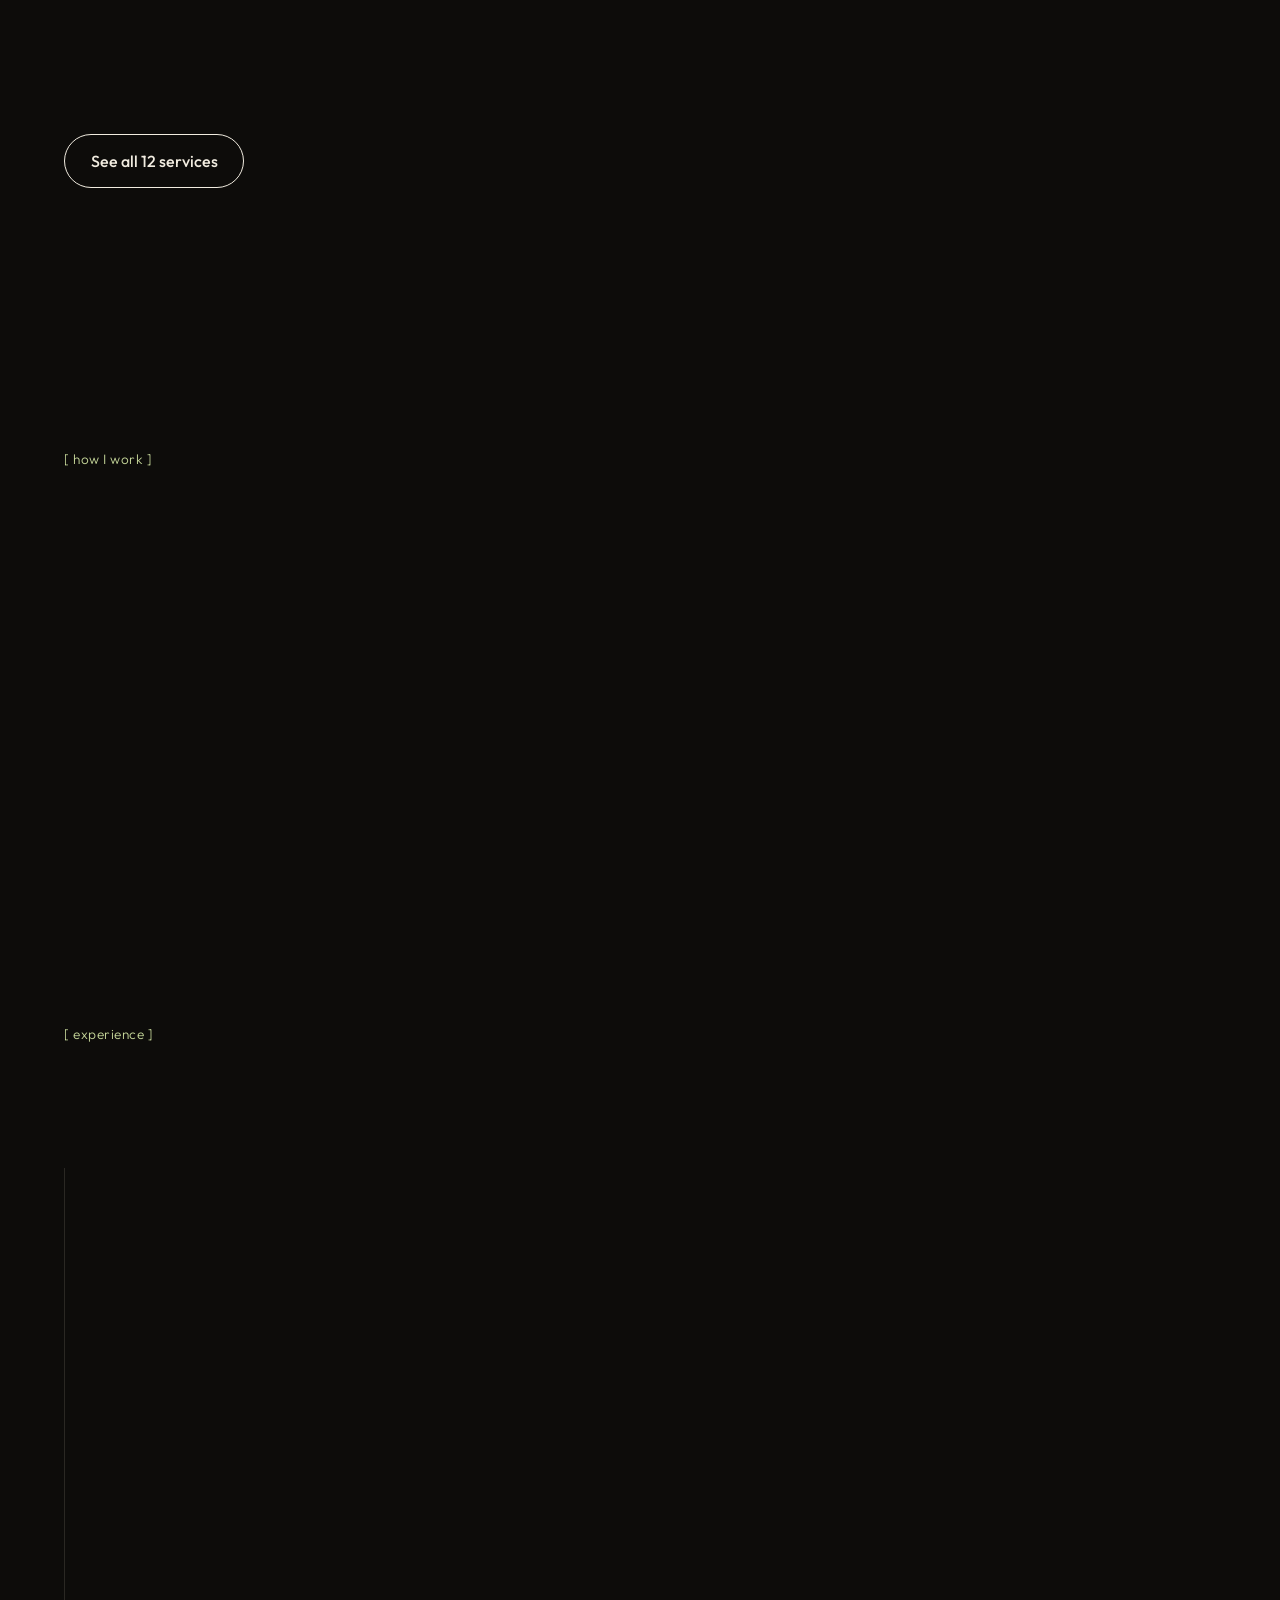
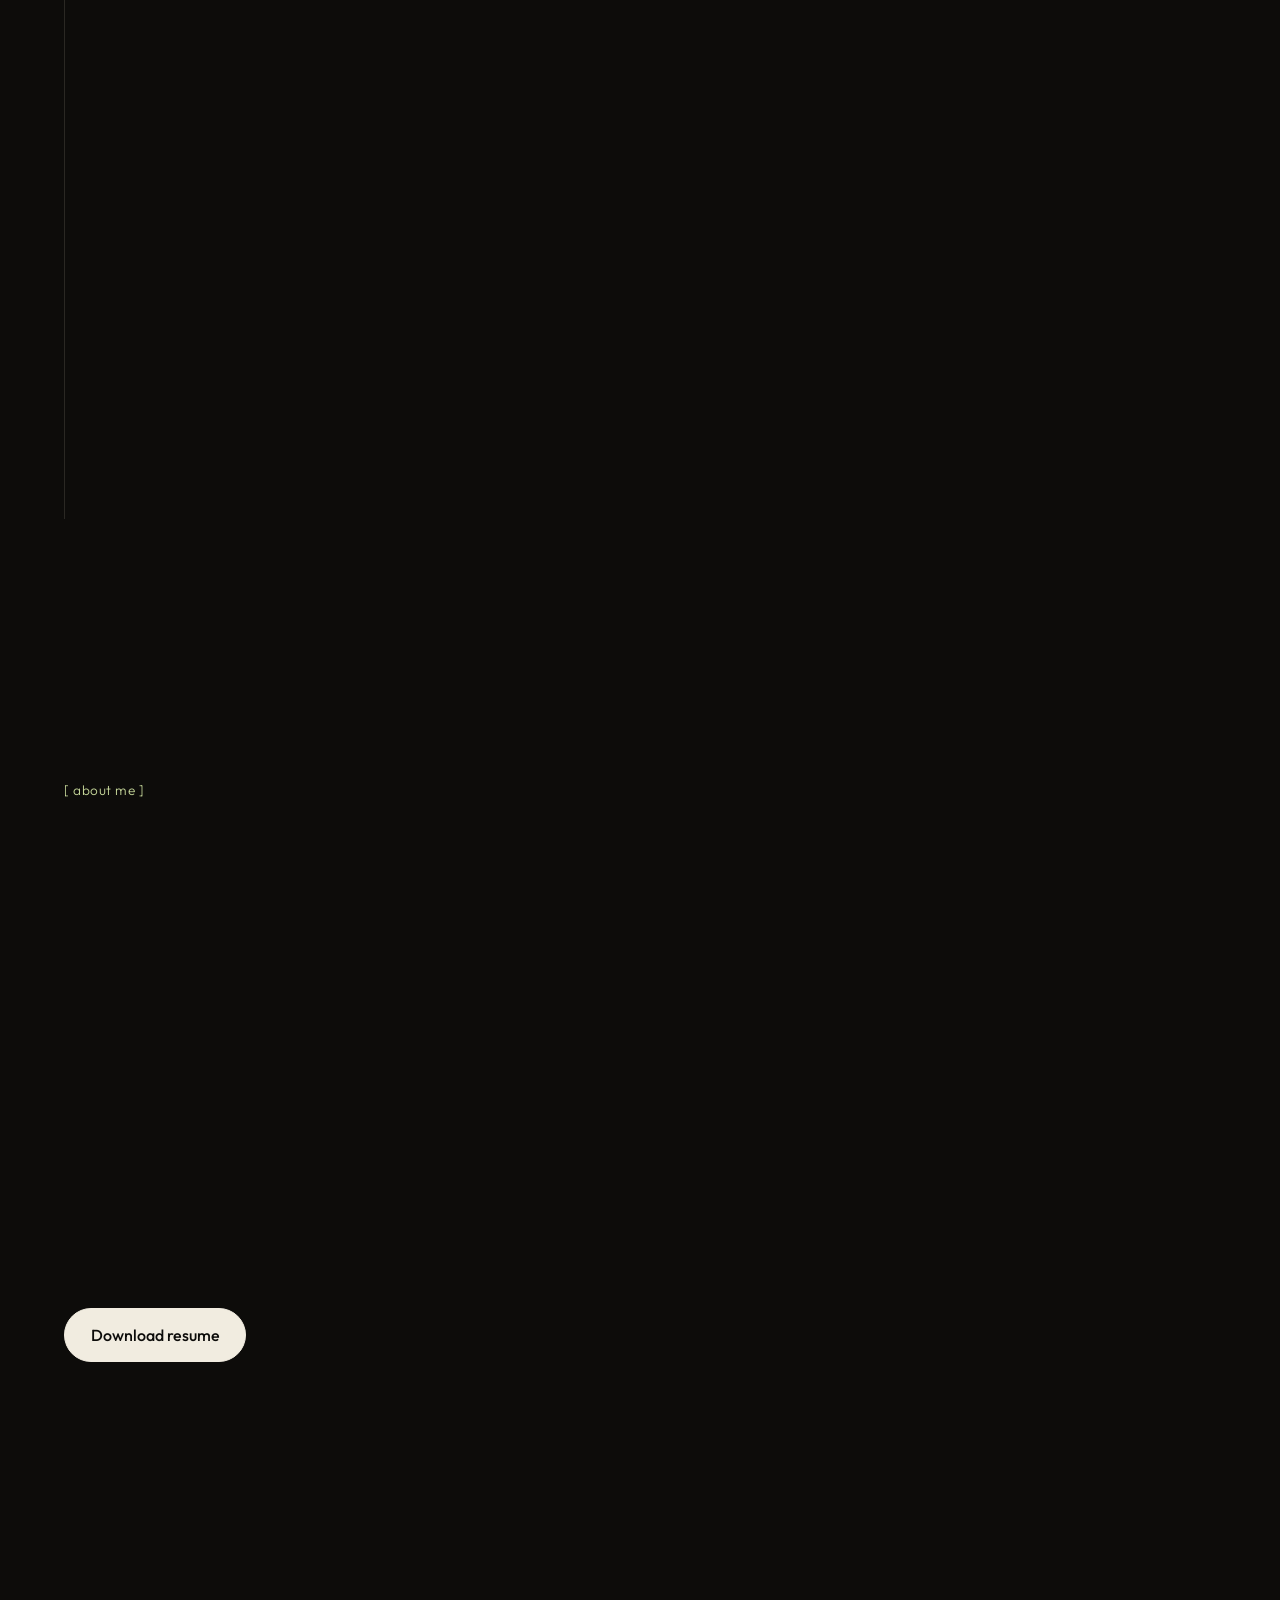
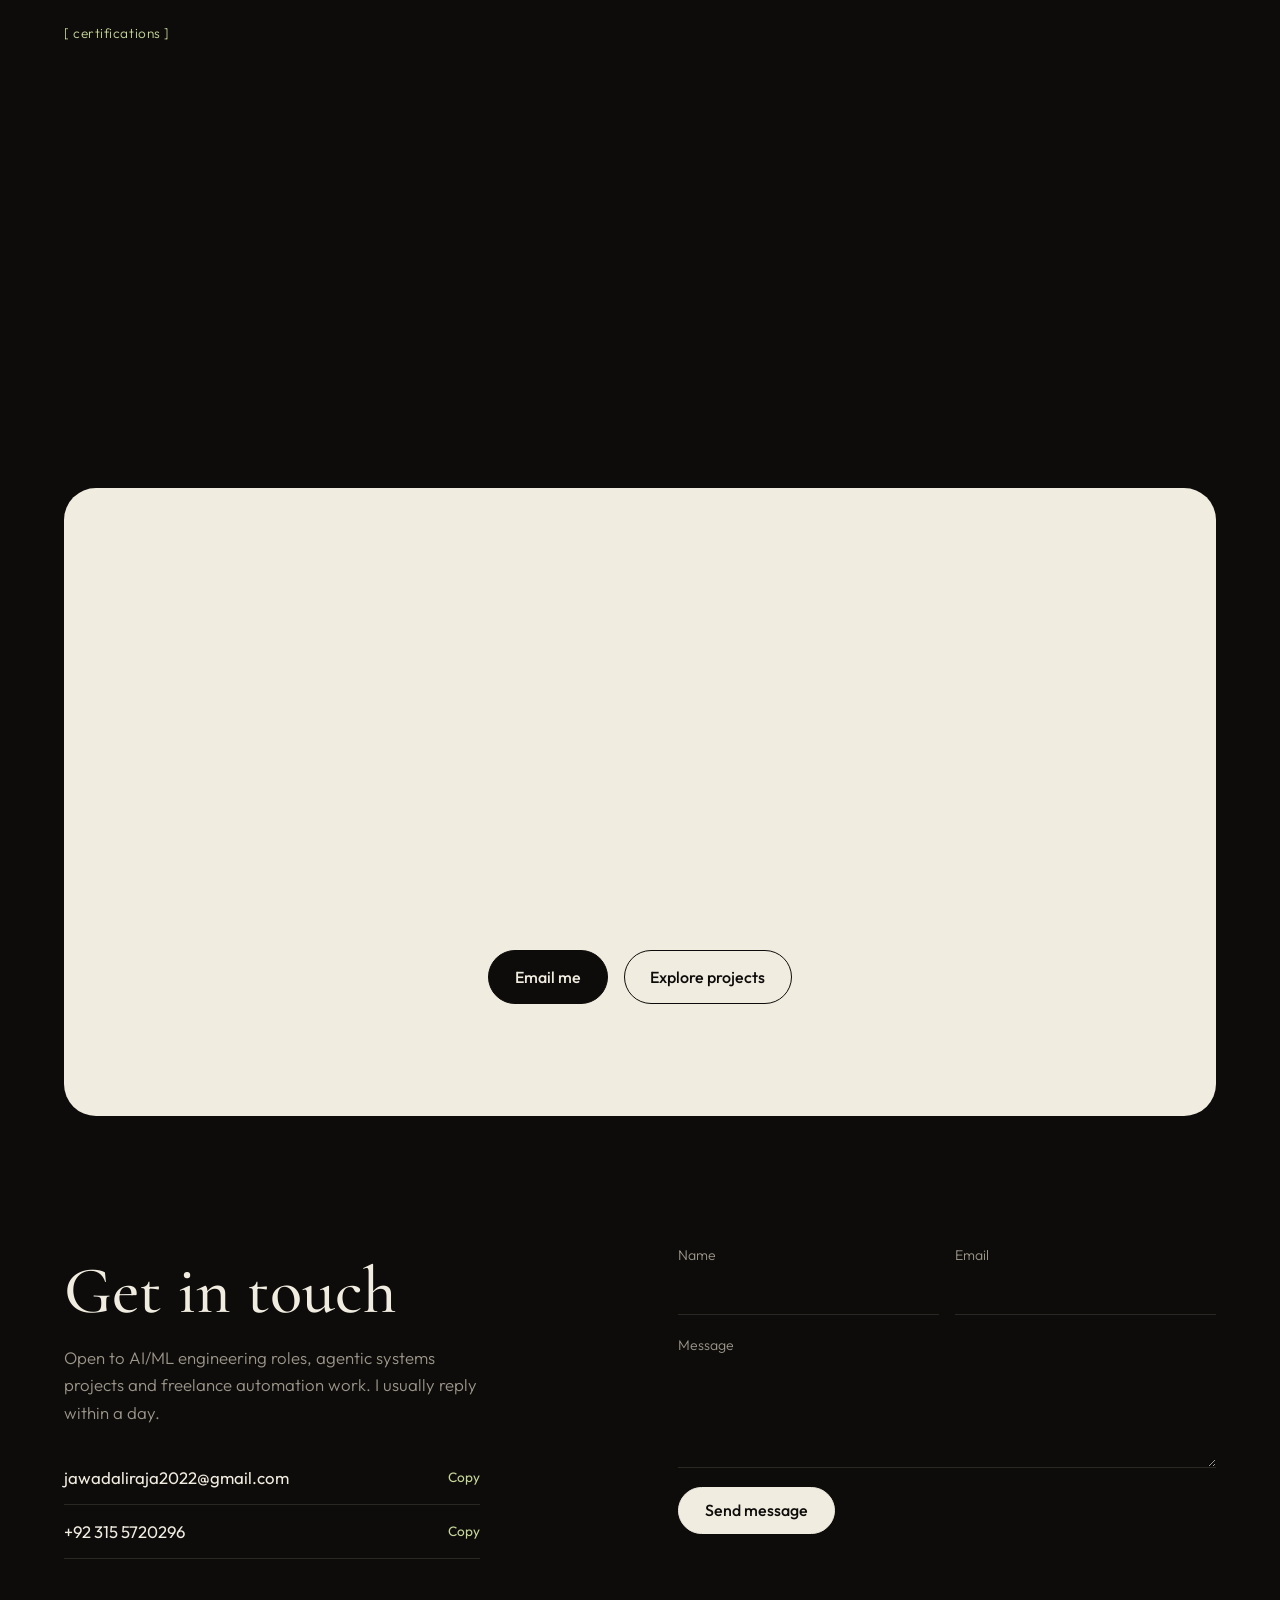
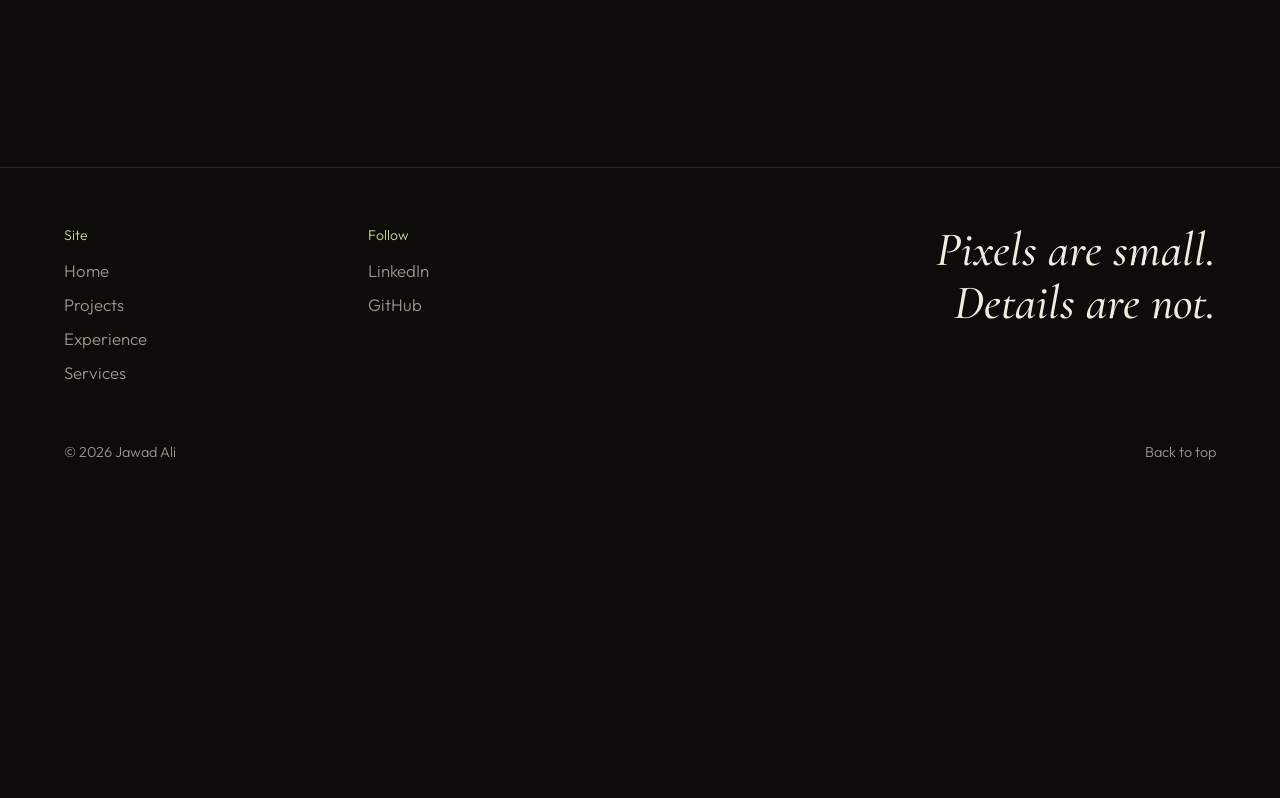
<file: projects.html>
<!DOCTYPE html>
<html lang="en">
	<head>
		<meta charset="UTF-8" />
		<meta http-equiv="refresh" content="0; url=index.html#projects" />
		<title>Projects - Jawad Ali</title>
		<link rel="stylesheet" href="style.css" />
	</head>
	<body>
		<main class="section">
			<div class="container">
				<p>
					Redirecting to <a href="index.html#projects">projects on home page</a>…
				</p>
			</div>
		</main>
	</body>
</html>
</file>
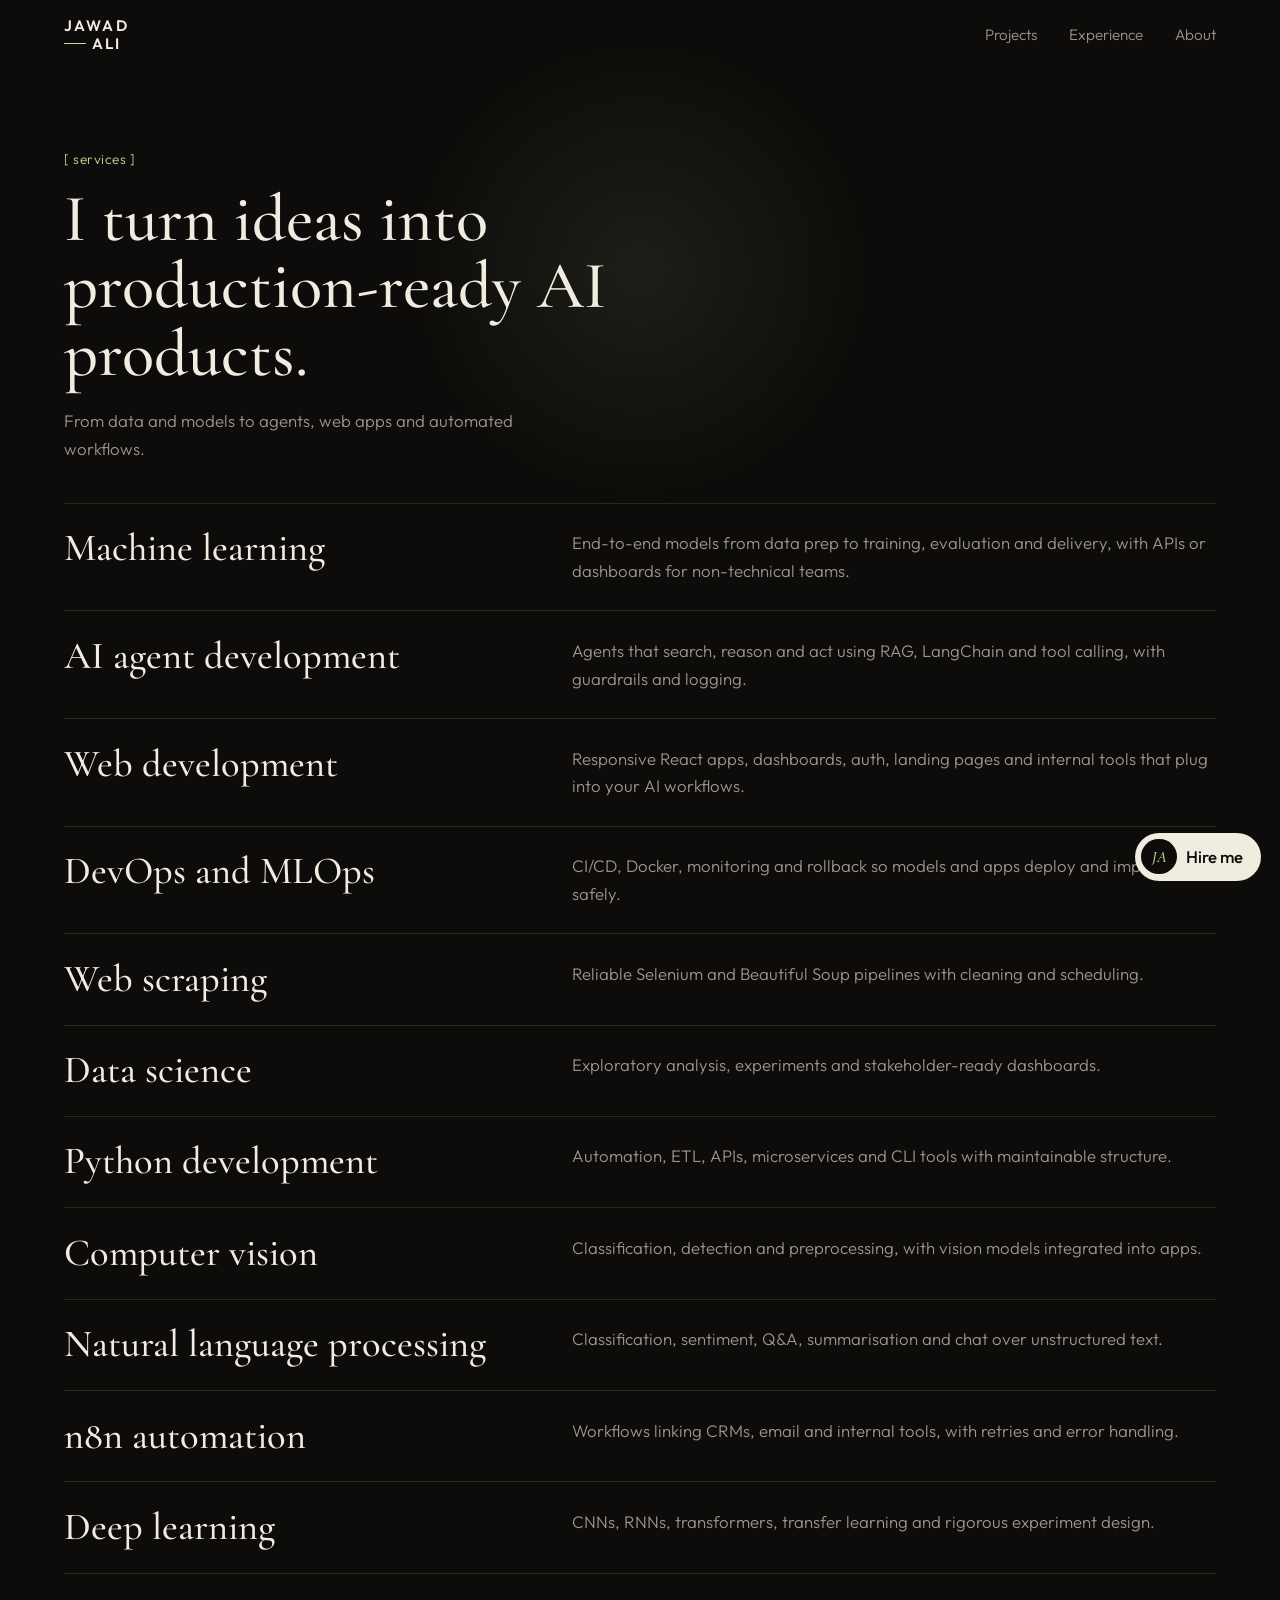
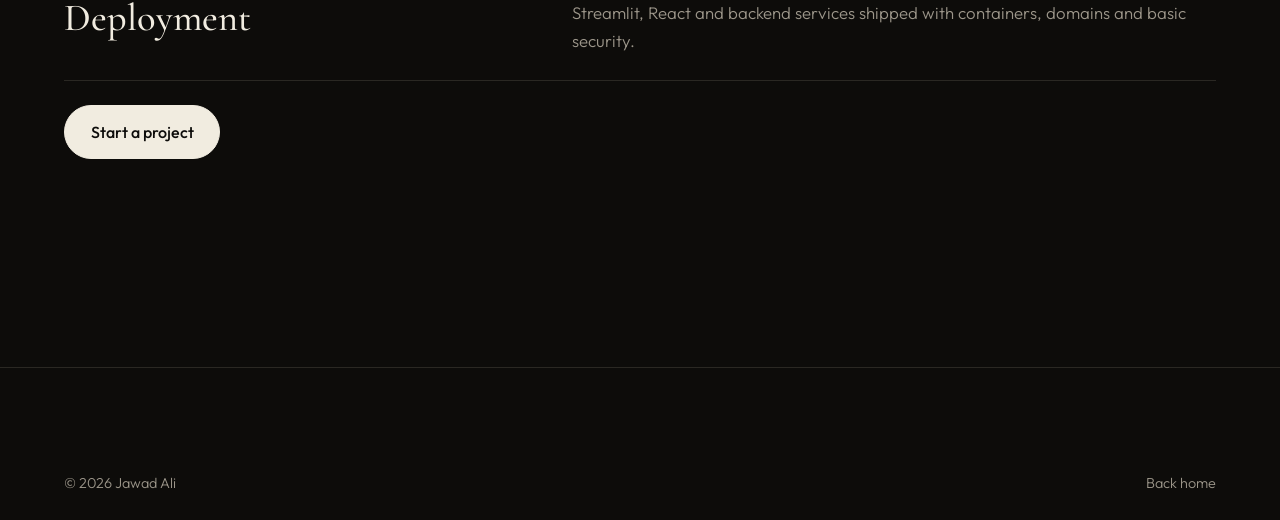
<file: services.html>
<!DOCTYPE html>
<html lang="en">
	<head>
		<meta charset="UTF-8" />
		<meta name="viewport" content="width=device-width, initial-scale=1" />
		<title>Services — Jawad Ali</title>
		<meta name="description" content="AI agents, RAG, n8n automation, MLOps and web development services from Jawad Ali." />
		<link rel="preconnect" href="https://fonts.googleapis.com" />
		<link rel="preconnect" href="https://fonts.gstatic.com" crossorigin="" />
		<link href="https://fonts.googleapis.com/css2?family=Cormorant+Garamond:ital,wght@0,400;0,500;0,600;1,400;1,500&family=Outfit:wght@300;400;500;600&display=swap" rel="stylesheet" />
		<link rel="stylesheet" href="style.css" />
	</head>
	<body class="ready">
		<div class="glow" aria-hidden="true"></div>
		<nav class="navbar">
			<a href="index.html" class="nav-logo" aria-label="Jawad Ali home">
				<span>JAWAD</span>
				<span class="nav-logo-row">
					<i></i>ALI
				</span>
			</a>
			<div class="nav-links">
				<a href="index.html#projects">Projects</a>
				<a href="index.html#experience">Experience</a>
				<a href="index.html#about">About</a>
			</div>
		</nav>
		<a href="index.html#contact" class="talk-fab">
			<span class="talk-avatar" aria-hidden="true">JA</span>Hire me
		</a>
		<main>
			<section style="padding-top:9rem">
				<span class="bracket-tag">[ services ]</span>
				<h2>I turn ideas into production-ready AI products.</h2>
				<p class="what-sub">From data and models to agents, web apps and automated workflows.</p>
				<div class="svc-list">
					<div class="svc rv">
						<h3>Machine learning</h3>
						<p>End-to-end models from data prep to training, evaluation and delivery, with APIs or dashboards for non-technical teams.</p>
					</div>
					<div class="svc rv">
						<h3>AI agent development</h3>
						<p>Agents that search, reason and act using RAG, LangChain and tool calling, with guardrails and logging.</p>
					</div>
					<div class="svc rv">
						<h3>Web development</h3>
						<p>Responsive React apps, dashboards, auth, landing pages and internal tools that plug into your AI workflows.</p>
					</div>
					<div class="svc rv">
						<h3>DevOps and MLOps</h3>
						<p>CI/CD, Docker, monitoring and rollback so models and apps deploy and improve safely.</p>
					</div>
					<div class="svc rv">
						<h3>Web scraping</h3>
						<p>Reliable Selenium and Beautiful Soup pipelines with cleaning and scheduling.</p>
					</div>
					<div class="svc rv">
						<h3>Data science</h3>
						<p>Exploratory analysis, experiments and stakeholder-ready dashboards.</p>
					</div>
					<div class="svc rv">
						<h3>Python development</h3>
						<p>Automation, ETL, APIs, microservices and CLI tools with maintainable structure.</p>
					</div>
					<div class="svc rv">
						<h3>Computer vision</h3>
						<p>Classification, detection and preprocessing, with vision models integrated into apps.</p>
					</div>
					<div class="svc rv">
						<h3>Natural language processing</h3>
						<p>Classification, sentiment, Q&A, summarisation and chat over unstructured text.</p>
					</div>
					<div class="svc rv">
						<h3>n8n automation</h3>
						<p>Workflows linking CRMs, email and internal tools, with retries and error handling.</p>
					</div>
					<div class="svc rv">
						<h3>Deep learning</h3>
						<p>CNNs, RNNs, transformers, transfer learning and rigorous experiment design.</p>
					</div>
					<div class="svc rv">
						<h3>Deployment</h3>
						<p>Streamlit, React and backend services shipped with containers, domains and basic security.</p>
					</div>
				</div>
				<div class="cta-row" style="justify-content:flex-start">
					<a href="index.html#contact" class="btn-cream">Start a project</a>
				</div>
			</section>
		</main>
		<footer class="footer">
			<div class="footer-bar">
				<p>
					© <span id="year"></span> Jawad Ali
				</p>
				<a href="index.html">Back home</a>
			</div>
		</footer>
		<script src="script.js"></script>
	</body>
</html>
</file>
<file: style.css>
:root{--bg:#0d0c0a;--bg2:#161512;--ink:#f1ece0;--mute:#9c968a;--line:#2a2823;--acc:#c6d79a;--serif:'Cormorant Garamond',Georgia,serif;--sans:'Outfit',system-ui,sans-serif;--pad:clamp(1.25rem,5vw,4.5rem)}
*{box-sizing:border-box;margin:0;padding:0}
html{scroll-behavior:smooth;scroll-padding-top:5rem}
body{background:var(--bg);color:var(--ink);font:300 1.05rem/1.65 var(--sans);overflow-x:hidden;-webkit-font-smoothing:antialiased}
a{color:inherit;text-decoration:none}
h1,h2,h3{font-family:var(--serif);font-weight:500;line-height:1.02}
h2{font-size:clamp(2.1rem,5.2vw,4.4rem);max-width:18ch;margin:.8rem 0 1.2rem}
:focus-visible{outline:2px solid var(--acc);outline-offset:3px}
section{padding:clamp(4.5rem,10vw,9rem) var(--pad)}
.bracket-tag{font-size:.85rem;color:var(--acc);letter-spacing:.04em}
.loader{position:fixed;inset:0;z-index:99;background:var(--bg);display:grid;place-items:center;transition:transform .9s cubic-bezier(.7,0,.2,1)}
.loader-mark{font:italic 500 4rem var(--serif);animation:pulse 1s ease infinite alternate}
body.ready .loader{transform:translateY(-100%)}
@keyframes pulse{to{opacity:.3}}
.glow{position:fixed;width:520px;height:520px;border-radius:50%;pointer-events:none;z-index:0;background:radial-gradient(circle,rgba(198,215,154,.09),transparent 65%);transform:translate(-50%,-50%);left:50%;top:30%}
main,footer,nav{position:relative;z-index:1}
.navbar{position:fixed;top:0;left:0;right:0;z-index:50;display:flex;justify-content:space-between;align-items:center;padding:1.1rem var(--pad);transition:background .3s,padding .3s}
.navbar.scrolled{background:rgba(13,12,10,.85);backdrop-filter:blur(12px);padding-block:.7rem;border-bottom:1px solid var(--line)}
.nav-logo{font:600 .95rem/1 var(--sans);letter-spacing:.14em;display:flex;flex-direction:column;gap:3px}
.nav-logo-row{display:flex;align-items:center;gap:6px}.nav-logo-row i{width:22px;height:1px;background:var(--acc)}
.nav-links{display:flex;gap:2rem;font-size:.95rem}
.nav-links a,.footer a{position:relative;color:var(--mute);transition:color .2s}
.nav-links a:hover,.footer a:hover{color:var(--ink)}
.nav-talk,.btn-cream,.btn-ghost{display:inline-block;padding:.8rem 1.6rem;border-radius:99px;font-weight:500;border:1px solid var(--ink);transition:transform .25s,background .25s,color .25s;cursor:pointer;font-family:var(--sans);font-size:1rem}
.nav-talk,.btn-cream{background:var(--ink);color:var(--bg)}
.btn-ghost{background:none;color:var(--ink)}
.nav-talk:hover,.btn-cream:hover{background:var(--acc);border-color:var(--acc);transform:translateY(-2px)}
.btn-ghost:hover{background:var(--ink);color:var(--bg)}
.hero{min-height:100svh;display:flex;flex-direction:column;justify-content:center;padding-top:7rem}
.hero-kicker{max-width:34rem;color:var(--mute);margin-bottom:2rem}
.hero-title{font-size:clamp(3.4rem,13vw,11rem);letter-spacing:-.03em;display:flex;flex-direction:column}
.hero-line{display:block;will-change:transform}
.hero-line--split{display:flex;gap:.2em;align-items:baseline;padding-left:.6em}
.hero-line--split em{color:var(--acc);font-weight:400}
.hero-line--indent{padding-left:1.4em}
.hero-title>span{opacity:0;transform:translateY(40px);animation:up .9s .9s cubic-bezier(.2,.7,.2,1) forwards}
.hero-title>span:nth-child(2){animation-delay:1.05s}.hero-title>span:nth-child(3){animation-delay:1.2s}
@keyframes up{to{opacity:1;transform:none}}
.hero-bottom{display:flex;justify-content:space-between;align-items:flex-end;gap:2rem;flex-wrap:wrap;margin-top:3rem}
.hero-meta{color:var(--mute);font-size:.95rem}
.trace{background:var(--bg2);border:1px solid var(--line);border-radius:12px;padding:1rem 1.2rem;font:400 .82rem/1.8 ui-monospace,Menlo,monospace;min-width:min(100%,25rem);color:var(--mute)}
.trace b{color:var(--acc);font-weight:400}.trace p{min-height:1.5em;white-space:nowrap;overflow:hidden}
.trace-head{display:flex;gap:6px;margin-bottom:.6rem}.trace-head i{width:9px;height:9px;border-radius:50%;background:var(--line)}
.what h2{max-width:24ch}.what-sub{color:var(--mute);max-width:32rem}
.stats{display:grid;grid-template-columns:repeat(4,1fr);gap:1px;background:var(--line);border-block:1px solid var(--line);padding:0}
.stat{background:var(--bg);padding:2.5rem var(--pad)}
.stat strong{font:500 clamp(2.6rem,6vw,5rem)/1 var(--serif);display:block}
.stat span{color:var(--mute);font-size:.9rem}
.cases-head{margin-bottom:2rem}
.case-card{position:sticky;top:6rem;background:var(--bg2);border:1px solid var(--line);border-radius:20px;padding:clamp(1.5rem,4vw,3rem);margin-bottom:2rem;display:grid;grid-template-columns:4rem 1fr minmax(0,34%);gap:0 1.5rem;overflow:hidden;transition:border-color .3s}
.case-card:nth-child(2){top:7rem}.case-card:nth-child(3){top:8rem}.case-card:nth-child(4){top:9rem}.case-card:nth-child(5){top:10rem}
.case-card::before{content:"";pointer-events:none;position:absolute;inset:0;background:radial-gradient(400px circle at var(--mx,50%) var(--my,0),rgba(198,215,154,.09),transparent 60%);opacity:0;transition:opacity .3s}
.case-card:hover{border-color:#47503a}.case-card:hover::before{opacity:1}
.case-card>*{position:relative}.case-img{grid-column:3;grid-row:1/6;width:100%;height:auto;align-self:center;border-radius:12px;border:1px solid var(--line)}
.case-num{font:italic 500 3rem/1 var(--serif);color:var(--acc);grid-row:1/6;grid-column:1}
.case-meta{color:var(--mute);font-size:.88rem}
.case-card h3{font-size:clamp(1.9rem,4vw,3.2rem);margin:.4rem 0 .8rem}
.case-desc{max-width:44rem;color:#cfc9bc}
.case-tags{display:flex;flex-wrap:wrap;gap:.5rem;margin:1.2rem 0}
.case-tags span{border:1px solid var(--line);border-radius:99px;padding:.2rem .8rem;font-size:.82rem;color:var(--mute)}
.case-link{color:var(--acc);border-bottom:1px solid currentColor;justify-self:start;width:fit-content;transition:letter-spacing .3s}
.case-link:hover{letter-spacing:.05em}
.ticker{overflow:hidden;padding:2rem 0;border-block:1px solid var(--line)}
.ticker-track{display:flex;gap:3rem;width:max-content;font:italic 500 clamp(3rem,8vw,7rem)/1 var(--serif);animation:slide 28s linear infinite}
.ticker-track span:nth-child(3n+2){color:transparent;-webkit-text-stroke:1px var(--ink)}
@keyframes slide{to{transform:translateX(-50%)}}
.svc-list{margin-top:2.5rem;border-top:1px solid var(--line)}
.svc{display:grid;grid-template-columns:1fr 1.4fr;gap:1rem 3rem;padding:1.6rem 0;border-bottom:1px solid var(--line);transition:padding .35s,background .35s}
.svc:hover{padding-left:1.2rem;background:var(--bg2)}
.svc h3{font-size:clamp(1.6rem,3vw,2.4rem)}.svc p{color:var(--mute)}
.more{margin-top:2rem}
.timeline{margin-top:2.5rem;border-left:1px solid var(--line);padding-left:2rem}
.exp-item{position:relative;padding-bottom:3rem}
.exp-item::before{content:"";position:absolute;left:calc(-2rem - 5px);top:.6rem;width:9px;height:9px;border-radius:50%;background:var(--acc)}
.exp-header{display:flex;justify-content:space-between;gap:1rem;flex-wrap:wrap;align-items:baseline}
.exp-header h3{font-size:clamp(1.7rem,3vw,2.5rem)}.exp-header span,.exp-company{color:var(--mute)}
.exp-bullets{margin-top:1rem;padding-left:1.1rem;max-width:52rem;color:#cfc9bc}.exp-bullets li{margin-bottom:.5rem}
.steps{display:grid;grid-template-columns:repeat(4,1fr);gap:1.5rem;margin-top:2.5rem}
.step{border-top:1px solid var(--acc);padding-top:1rem}
.step h3{font-size:1.8rem;margin-bottom:.4rem}.step p{color:var(--mute);font-size:.95rem}
.about{display:grid;grid-template-columns:1.1fr 1fr;gap:clamp(2rem,6vw,6rem)}
.about-copy p{margin-bottom:1rem;color:#cfc9bc;max-width:36rem}.about-copy h2{max-width:20ch}
.skill-group{margin-bottom:1.6rem}.skill-group h4{font:400 .9rem var(--sans);color:var(--acc);margin-bottom:.6rem}
.chips{display:flex;flex-wrap:wrap;gap:.45rem}
.chips span{border:1px solid var(--line);border-radius:99px;padding:.25rem .85rem;font-size:.88rem;transition:background .2s,color .2s,border-color .2s}
.chips span:hover{background:var(--acc);color:var(--bg);border-color:var(--acc)}
.cert-card{display:flex;justify-content:space-between;gap:1.5rem;flex-wrap:wrap;border:1px solid var(--line);border-radius:20px;padding:2rem;margin-top:2rem;transition:border-color .3s,transform .3s}
.cert-card:hover{border-color:var(--acc);transform:translateY(-4px)}
.cert-card h3{font-size:2rem;margin-bottom:.4rem}.cert-card p{color:var(--mute);max-width:36rem;margin-bottom:.8rem}.cert-date{color:var(--mute)}
.cta-band{text-align:center;background:var(--ink);color:var(--bg);border-radius:32px;margin:0 var(--pad);padding:clamp(3.5rem,9vw,7rem) 1.5rem}
.cta-band h2{margin-inline:auto;max-width:14ch;font-size:clamp(2.6rem,8vw,6.5rem)}
.cta-band .btn-cream{background:var(--bg);color:var(--ink);border-color:var(--bg)}
.cta-band .btn-ghost{color:var(--bg);border-color:var(--bg)}.cta-band .btn-ghost:hover{background:var(--bg);color:var(--ink)}
.cta-row{display:flex;gap:1rem;justify-content:center;flex-wrap:wrap;margin-top:1.5rem}
.contact{display:grid;grid-template-columns:1fr 1fr;gap:clamp(2rem,6vw,6rem)}
.contact-copy p{color:var(--mute);margin:.5rem 0 1.5rem;max-width:26rem}
.copy-line{display:flex;justify-content:space-between;align-items:center;width:100%;max-width:26rem;background:none;border:0;border-bottom:1px solid var(--line);color:var(--ink);font:400 1.05rem var(--sans);padding:1rem 0;cursor:pointer;text-align:left}
.copy-hint{color:var(--acc);font-size:.85rem}
.form-row{display:grid;grid-template-columns:1fr 1fr;gap:1rem}
.form-group{margin-bottom:1.2rem;display:flex;flex-direction:column;gap:.4rem}
label{font-size:.88rem;color:var(--mute)}
input,textarea{background:none;border:0;border-bottom:1px solid var(--line);color:var(--ink);font:300 1.05rem var(--sans);padding:.6rem 0;width:100%;transition:border-color .2s}
input:focus,textarea:focus{outline:none;border-color:var(--acc)}
.footer{border-top:1px solid var(--line);padding:3.5rem var(--pad) 1.5rem;margin-top:5rem}
.footer-grid{display:grid;grid-template-columns:1fr 1fr 2fr;gap:2rem}
.footer-grid a{display:block;margin-bottom:.4rem}.footer-label{color:var(--acc);font-size:.88rem;margin-bottom:.6rem}
.footer-mark{font:italic 500 clamp(1.8rem,4vw,3rem)/1.1 var(--serif);text-align:right}
.footer-bar{display:flex;justify-content:space-between;margin-top:3rem;color:var(--mute);font-size:.9rem}
.talk-fab{position:fixed;right:1.2rem;bottom:1.2rem;z-index:40;display:flex;align-items:center;gap:.6rem;background:var(--ink);color:var(--bg);padding:.4rem 1.1rem .4rem .4rem;border-radius:99px;font-weight:500;transition:transform .25s}
.talk-fab:hover{transform:scale(1.05)}
.talk-avatar{width:2.2rem;height:2.2rem;border-radius:50%;background:var(--bg);color:var(--acc);display:grid;place-items:center;font:italic 500 1rem var(--serif)}
.toast{position:fixed;left:50%;bottom:1.5rem;transform:translate(-50%,200%);background:var(--acc);color:var(--bg);padding:.7rem 1.4rem;border-radius:99px;z-index:100;transition:transform .35s}
.toast.show{transform:translate(-50%,0)}
.rv{opacity:0;transform:translateY(28px);transition:opacity .8s,transform .8s cubic-bezier(.2,.7,.2,1)}
.rv.in{opacity:1;transform:none}
@media(max-width:900px){.case-card{grid-template-columns:4rem 1fr}.case-img{grid-column:1/3;grid-row:1;margin-bottom:1.2rem}.case-num{grid-row:2/7}.nav-links{display:none}.stats{grid-template-columns:1fr 1fr}.steps{grid-template-columns:1fr 1fr}.about,.contact{grid-template-columns:1fr}.svc{grid-template-columns:1fr}}
@media(max-width:600px){.case-card{grid-template-columns:1fr;position:relative;top:0!important}.case-card>*{position:relative}.case-img{grid-column:3;grid-row:1/6;width:100%;height:auto;align-self:center;border-radius:12px;border:1px solid var(--line)}
.case-num{grid-row:auto;margin-bottom:.5rem}.hero-line--split{padding-left:.2em}.hero-line--indent{padding-left:.6em}.steps,.form-row,.footer-grid{grid-template-columns:1fr}.footer-mark{text-align:left}.talk-fab{font-size:.9rem}.case-img{grid-column:1;grid-row:auto}.case-num{grid-column:1}.trace p{white-space:normal}.nav-talk{padding:.6rem 1.1rem}}
@media(prefers-reduced-motion:reduce){*{animation:none!important;transition:none!important}.rv,.hero-title>span{opacity:1;transform:none}.loader{display:none}}
</file>
